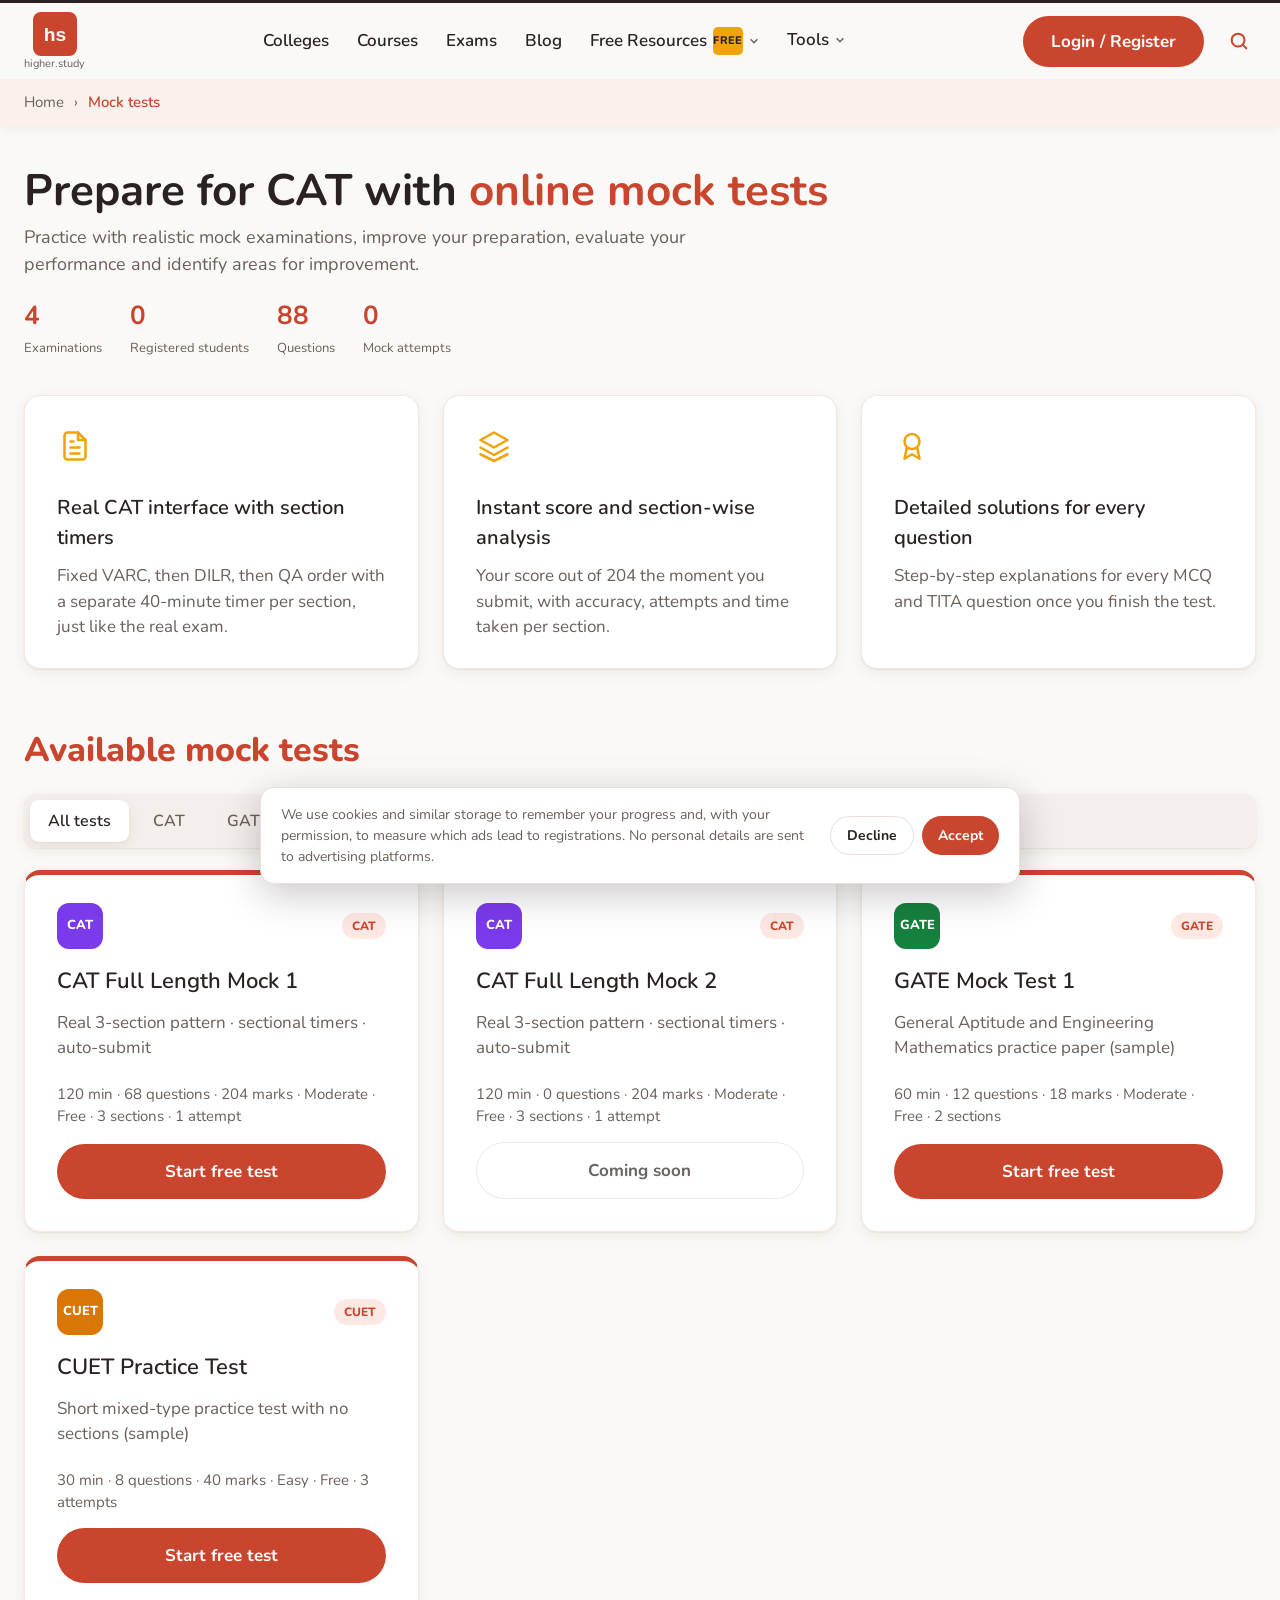
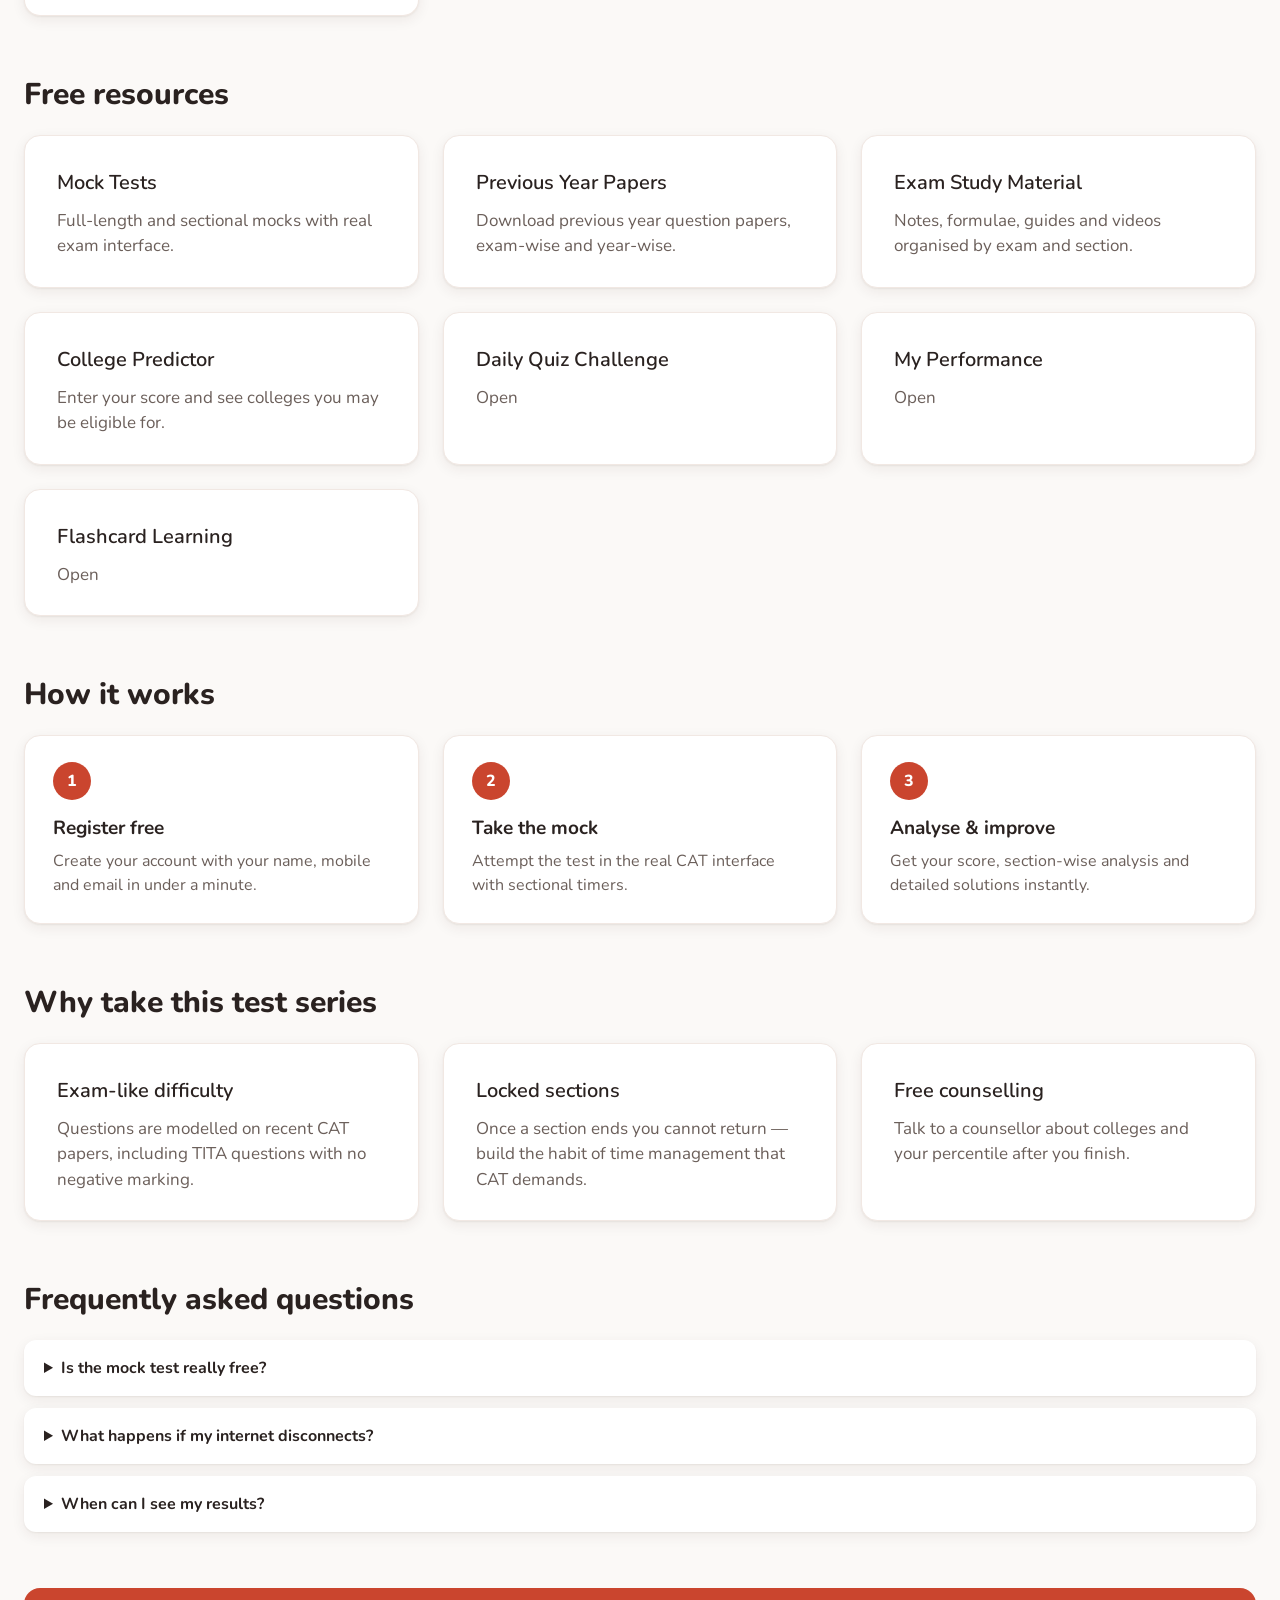
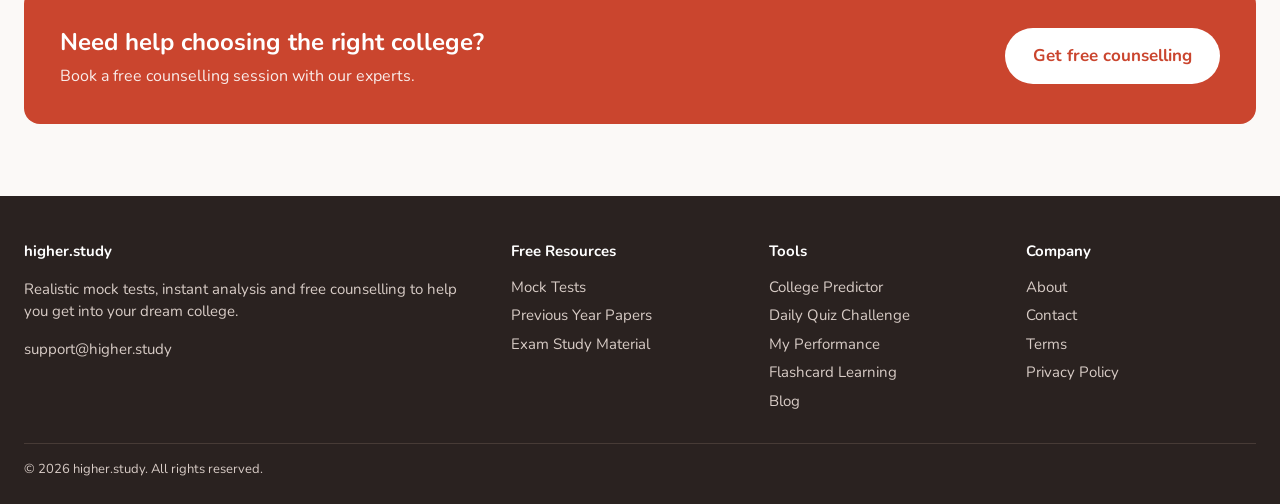
<file: index.html>
<!doctype html>
<html lang="en"><head>
<meta charset="utf-8"><meta name="viewport" content="width=device-width,initial-scale=1">
<title>Free Mock Tests — higher.study</title>
<meta name="description" content="Practice with realistic CAT full-length mocks with sectional timers, instant score and detailed solutions.">
<link rel="icon" href="logo.svg">
<link rel="preconnect" href="https://fonts.googleapis.com"><link href="https://fonts.googleapis.com/css2?family=Nunito:wght@400;500;600;700;800&display=swap" rel="stylesheet">
<link rel="stylesheet" href="app.css">
</head><body>
<div id="site-header"></div>
<main class="container">
  <section class="hero">
    <h1 id="hero-h1"></h1>
    <p id="hero-p"></p>
    <div class="stats" id="stats"></div>
  </section>

  <section class="grid-3" style="margin-top:28px">
    <article class="card feature"><svg viewBox="0 0 24 24" fill="none" stroke="currentColor" stroke-width="1.7" stroke-linecap="round" stroke-linejoin="round"><path d="M14 3H7a2 2 0 0 0-2 2v14a2 2 0 0 0 2 2h10a2 2 0 0 0 2-2V8z"/><path d="M14 3v5h5M9 13h6M9 17h6M9 9h2"/></svg><h3>Real CAT interface with section timers</h3><p>Fixed VARC, then DILR, then QA order with a separate 40-minute timer per section, just like the real exam.</p></article>
    <article class="card feature"><svg viewBox="0 0 24 24" fill="none" stroke="currentColor" stroke-width="1.7" stroke-linecap="round" stroke-linejoin="round"><path d="m12 3 9 5-9 5-9-5z"/><path d="m3 13 9 5 9-5M3 17.5 12 22l9-4.5"/></svg><h3>Instant score and section-wise analysis</h3><p>Your score out of 204 the moment you submit, with accuracy, attempts and time taken per section.</p></article>
    <article class="card feature"><svg viewBox="0 0 24 24" fill="none" stroke="currentColor" stroke-width="1.7" stroke-linecap="round" stroke-linejoin="round"><circle cx="12" cy="9" r="5"/><path d="m8.5 13.5-1.5 7 5-3 5 3-1.5-7"/></svg><h3>Detailed solutions for every question</h3><p>Step-by-step explanations for every MCQ and TITA question once you finish the test.</p></article>
  </section>

  <h2 class="section" id="available-tests">Available mock tests</h2>
  <div class="tabs" id="tabs" role="tablist"></div>
  <div class="tests" id="tests"></div>

  <h2 class="plain">Free resources</h2>
  <div class="grid-3" id="res-cards"></div>

  <h2 class="plain">How it works</h2>
  <div class="steps">
    <div class="card"><h3>Register free</h3><p>Create your account with your name, mobile and email in under a minute.</p></div>
    <div class="card"><h3>Take the mock</h3><p>Attempt the test in the real CAT interface with sectional timers.</p></div>
    <div class="card"><h3>Analyse &amp; improve</h3><p>Get your score, section-wise analysis and detailed solutions instantly.</p></div>
  </div>

  <h2 class="plain">Why take this test series</h2>
  <div class="grid-3">
    <article class="card feature"><h3>Exam-like difficulty</h3><p>Questions are modelled on recent CAT papers, including TITA questions with no negative marking.</p></article>
    <article class="card feature"><h3>Locked sections</h3><p>Once a section ends you cannot return — build the habit of time management that CAT demands.</p></article>
    <article class="card feature"><h3>Free counselling</h3><p>Talk to a counsellor about colleges and your percentile after you finish.</p></article>
  </div>

  <h2 class="plain">Frequently asked questions</h2>
  <details class="faq"><summary>Is the mock test really free?</summary><p>Yes. CAT Full Length Mock 1 is free with one attempt per registered student.</p></details>
  <details class="faq"><summary>What happens if my internet disconnects?</summary><p>Your answers save as you go and the timer is tracked on our server, so you can reload and continue from where you left off.</p></details>
  <details class="faq"><summary>When can I see my results?</summary><p>Immediately after you submit, along with solutions to every question.</p></details>

  <section class="cta"><div><h3>Need help choosing the right college?</h3><p>Book a free counselling session with our experts.</p></div><a class="btn btn-lg" href="https://higher.study/enquiry/admissions-2026" id="cta-counsel" target="_blank" rel="noopener">Get free counselling</a></section>
</main>
<div id="site-footer"></div>

<script src="config.js"></script><script src="common.js"></script><script src="data.js"></script><script src="db.js"></script><script src="api.js"></script><script src="auth.js"></script><script src="tests.js"></script><script src="landing.js"></script>
</body></html>
</file>
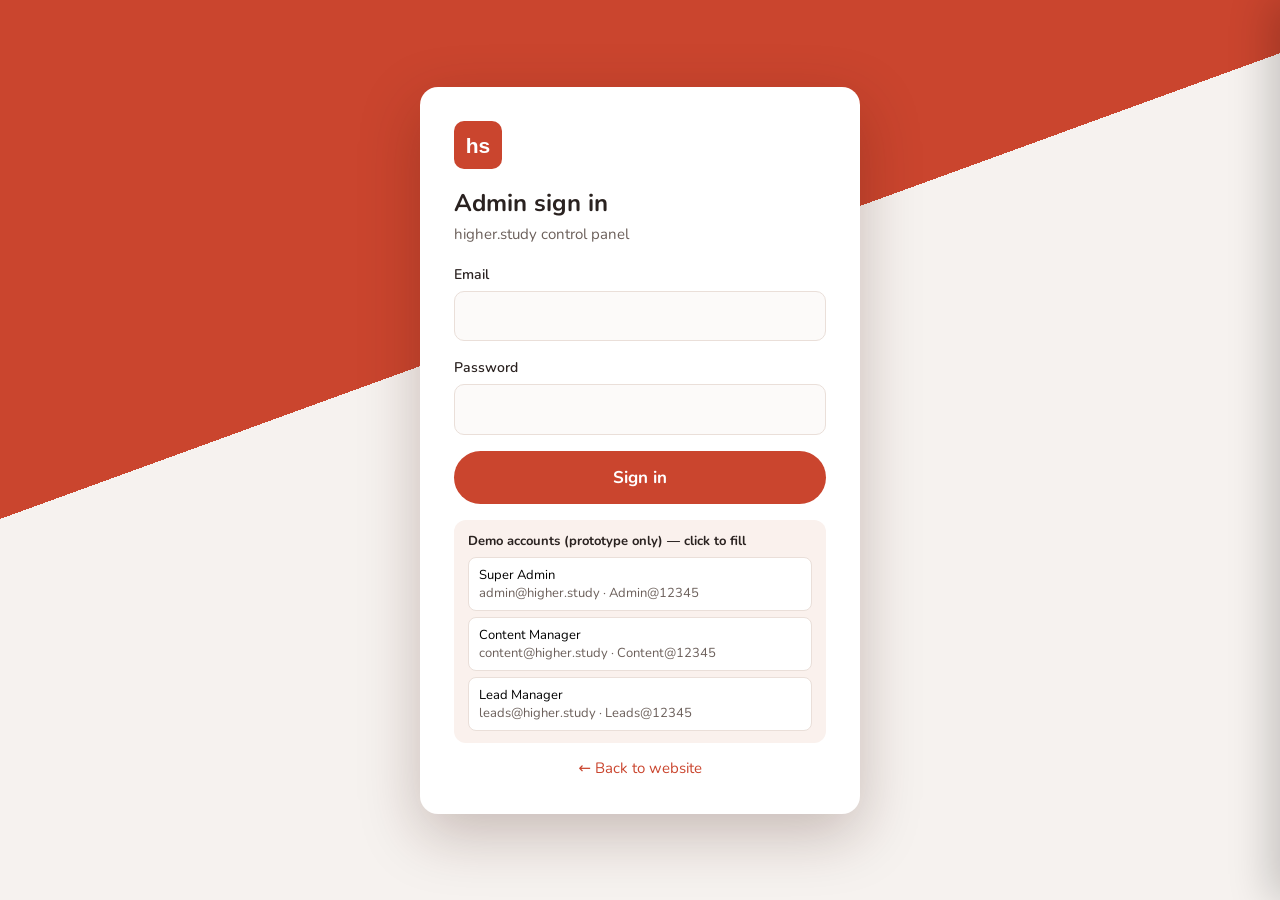
<file: admin.html>
<!doctype html>
<html lang="en"><head>
<meta charset="utf-8"><meta name="viewport" content="width=device-width,initial-scale=1">
<title>Admin — higher.study</title><meta name="robots" content="noindex">
<link rel="icon" href="logo.svg">
<link href="https://fonts.googleapis.com/css2?family=Nunito:wght@400;500;600;700;800&display=swap" rel="stylesheet">
<link rel="stylesheet" href="app.css"><link rel="stylesheet" href="admin.css">
</head><body class="admin">
<div id="root"></div>
<div class="drawer-bg" id="dbg"></div><aside class="drawer" id="drawer"></aside>
<div class="modal-a-bg" id="mbg"><div class="modal-a" id="modal"></div></div>
<script>window.HSA_DEFER=1</script>
<script src="config.js"></script><script src="common.js"></script><script src="data.js"></script><script src="db.js"></script><script src="api.js"></script><script src="admin.js"></script><script src="admin2.js"></script><script src="admin3.js"></script><script src="admin4.js"></script><script src="learn.js"></script><script src="admin5.js"></script>
<script>HSA.boot()</script>
</body></html>
</file>
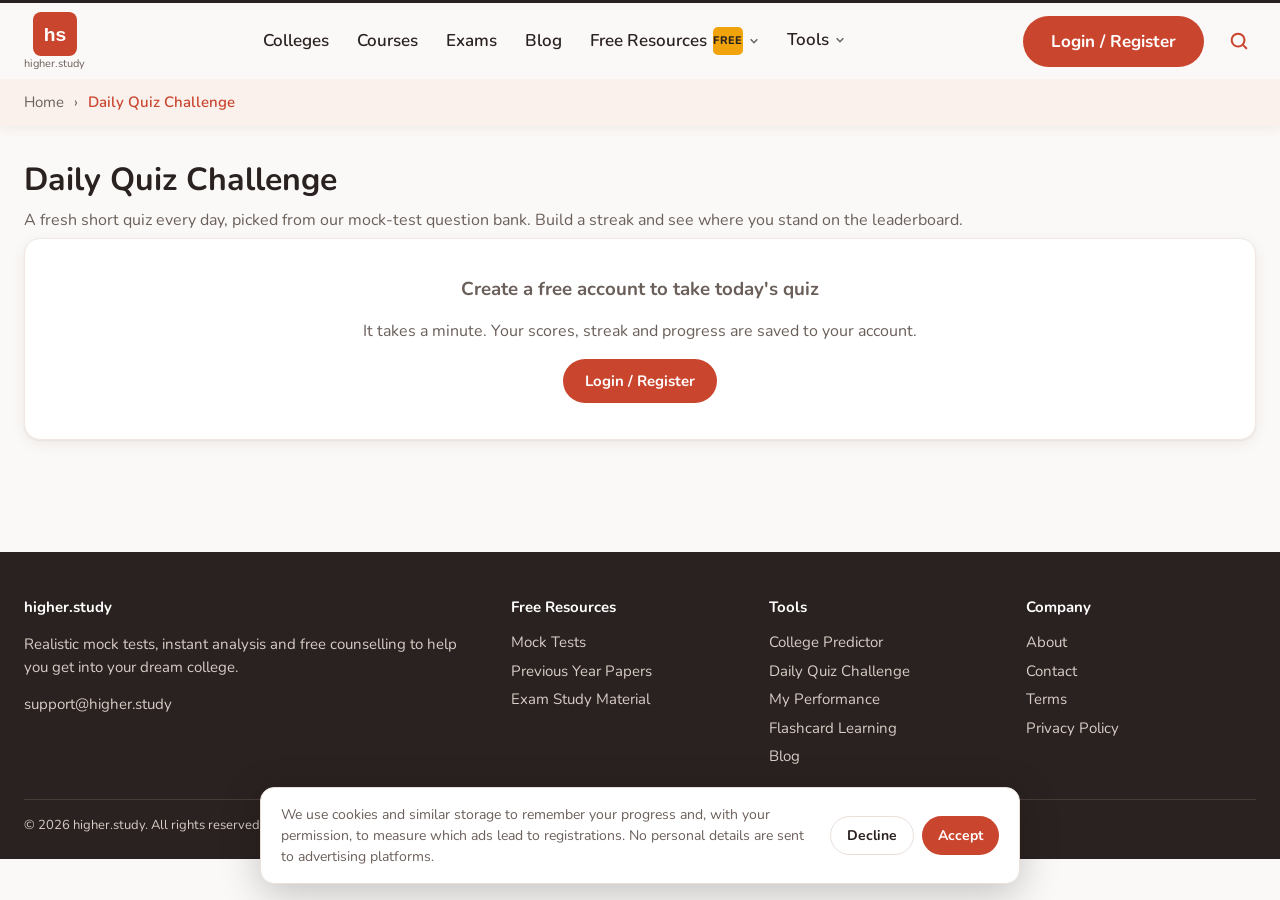
<file: daily.html>
<!doctype html>
<html lang="en"><head>
<meta charset="utf-8"><meta name="viewport" content="width=device-width,initial-scale=1">
<title>Daily Quiz Challenge — higher.study</title>
<link rel="icon" href="logo.svg">
<link href="https://fonts.googleapis.com/css2?family=Nunito:wght@400;500;600;700;800&display=swap" rel="stylesheet">
<link rel="stylesheet" href="app.css">
</head><body>
<div id="site-header"></div>
<main class="container" id="page" style="padding-bottom:40px"><div class="loading">Loading…</div></main>
<div id="site-footer"></div>
<script src="config.js"></script><script src="common.js"></script><script src="data.js"></script><script src="db.js"></script><script src="api.js"></script><script src="auth.js"></script><script src="learn.js"></script><script src="daily.js"></script>
</body></html>
</file>
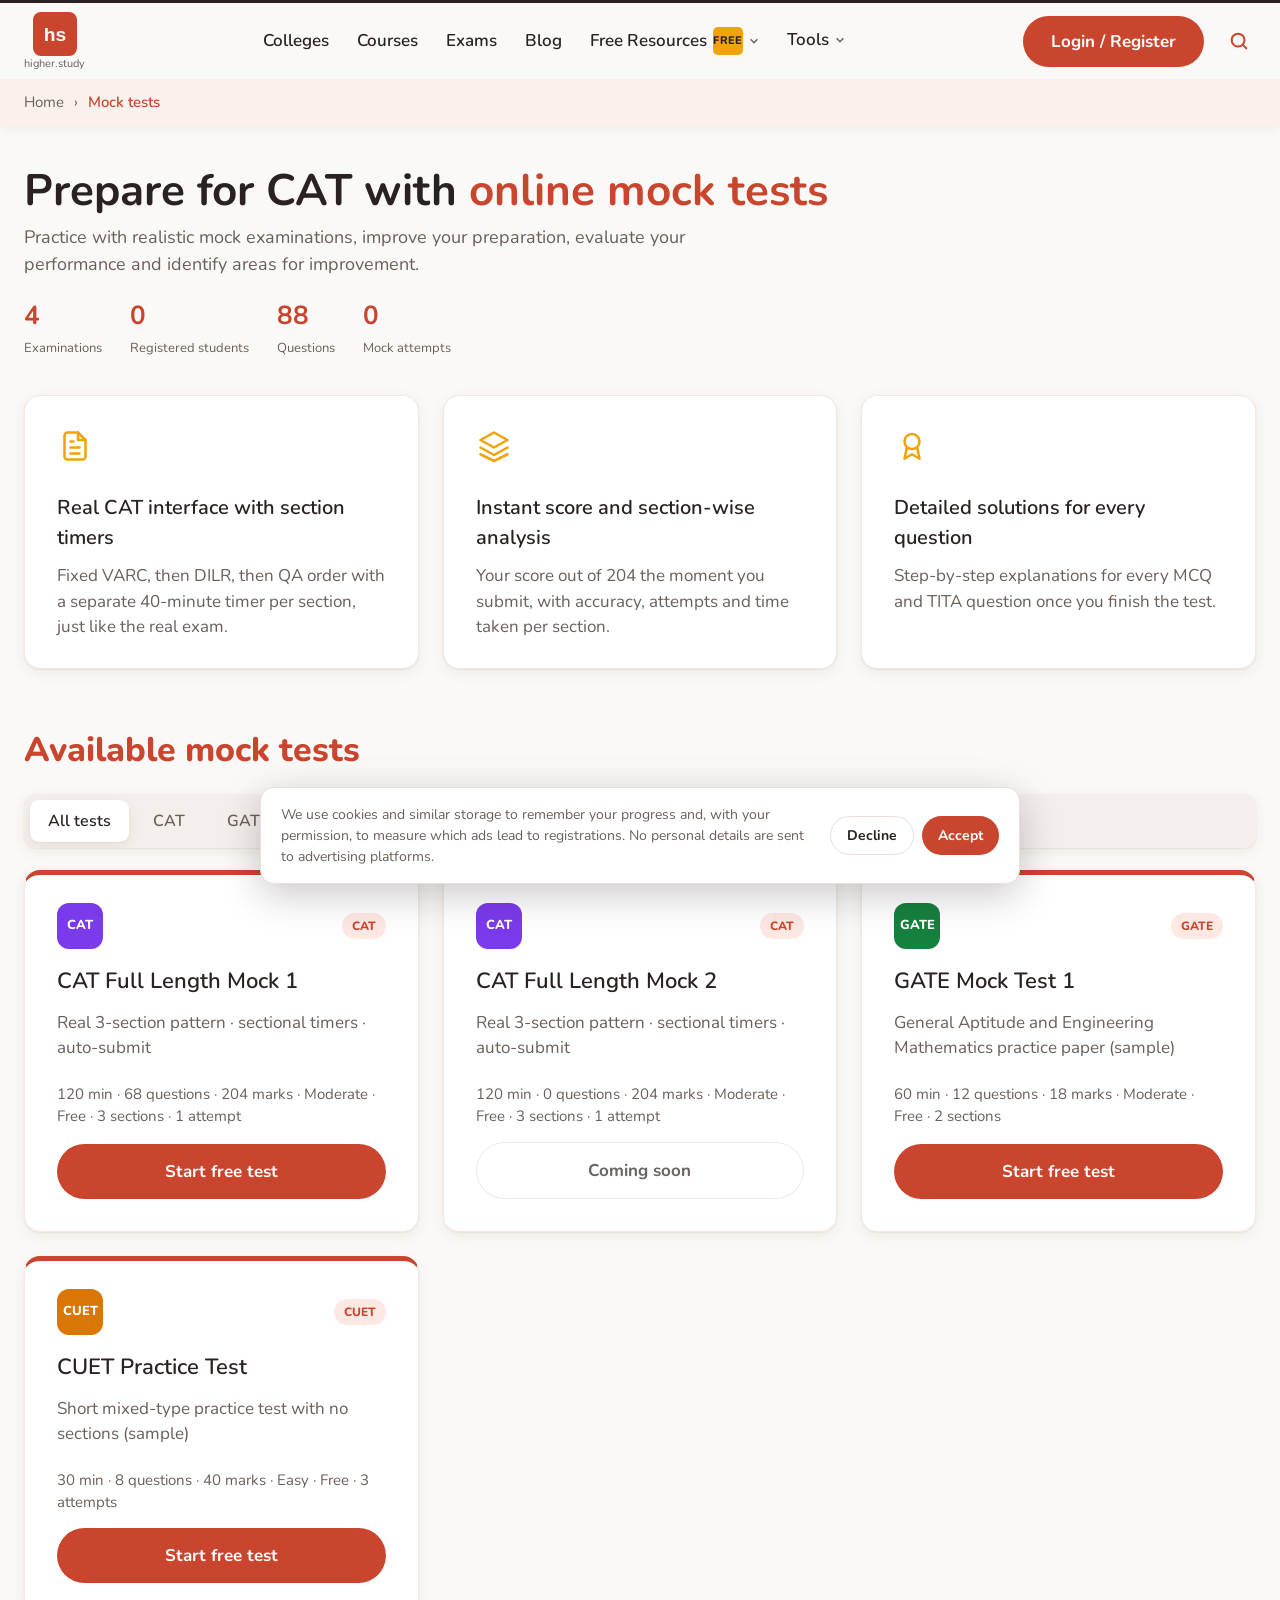
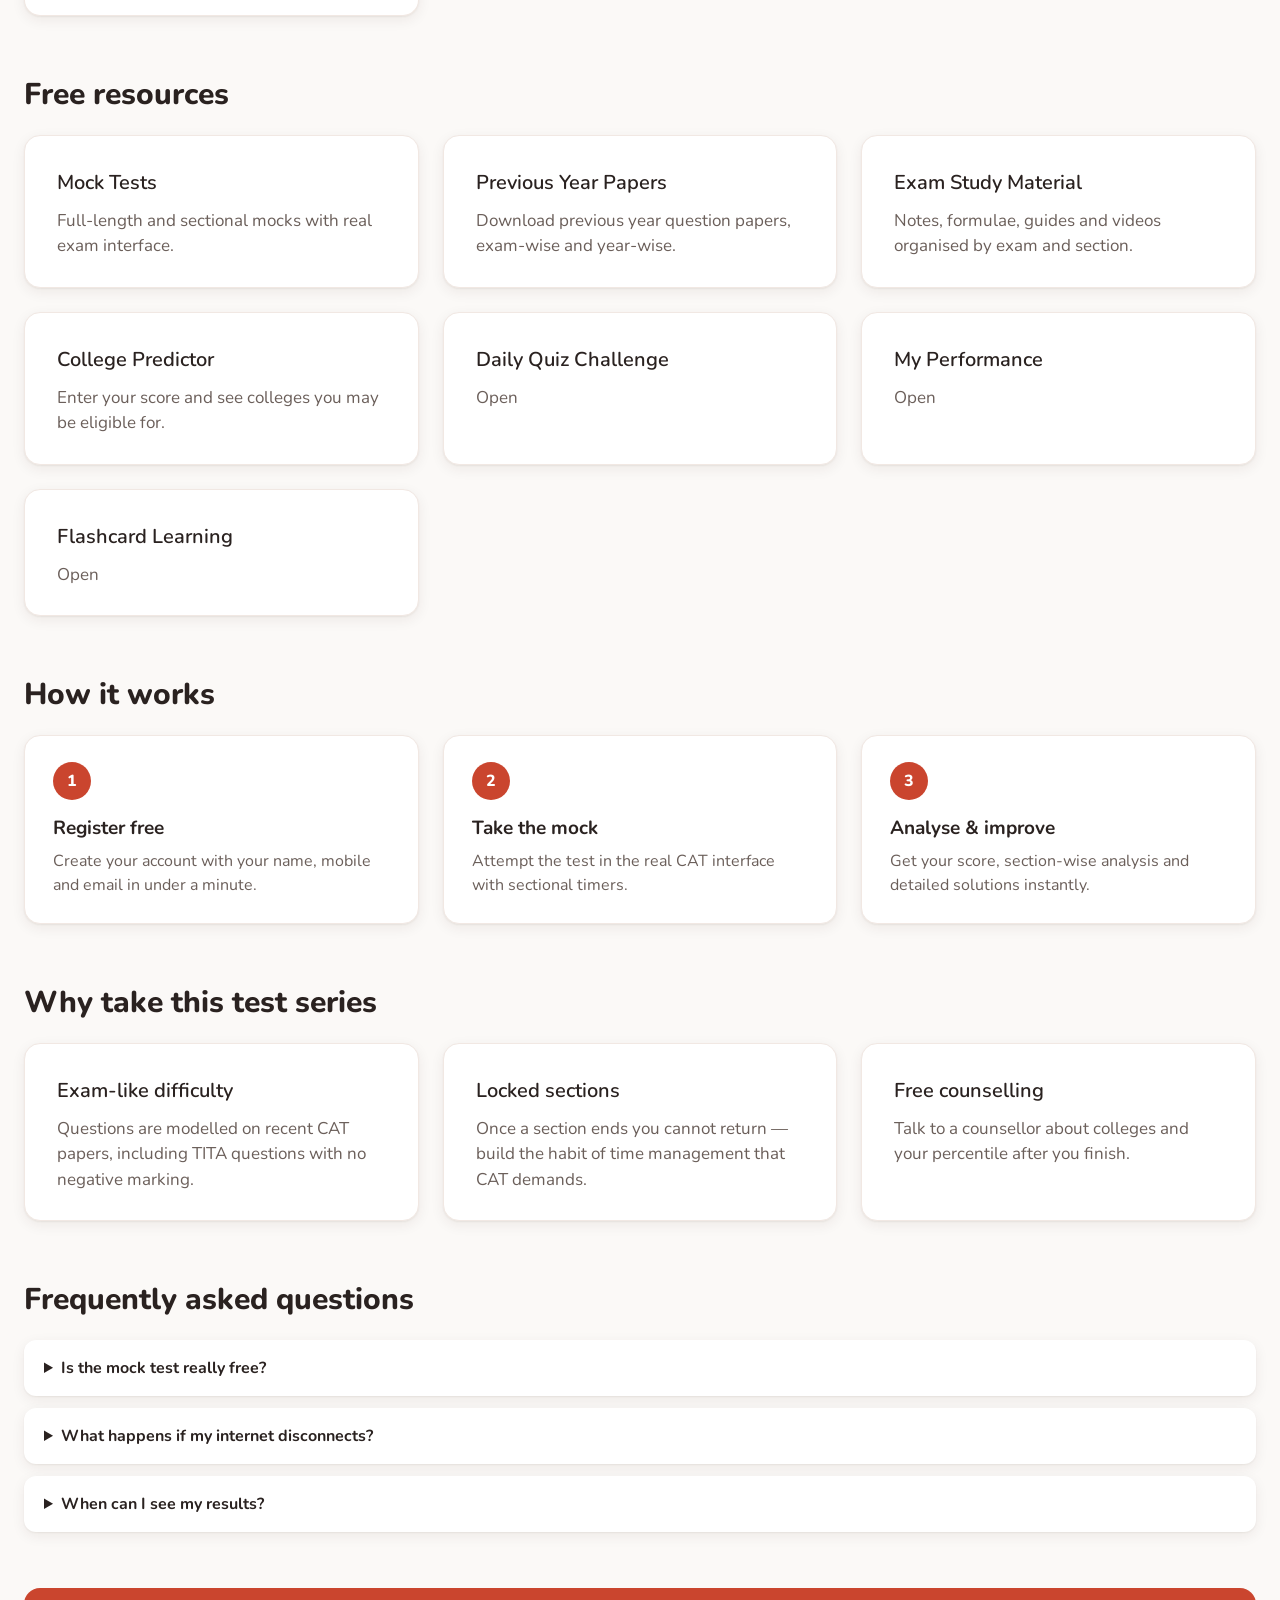
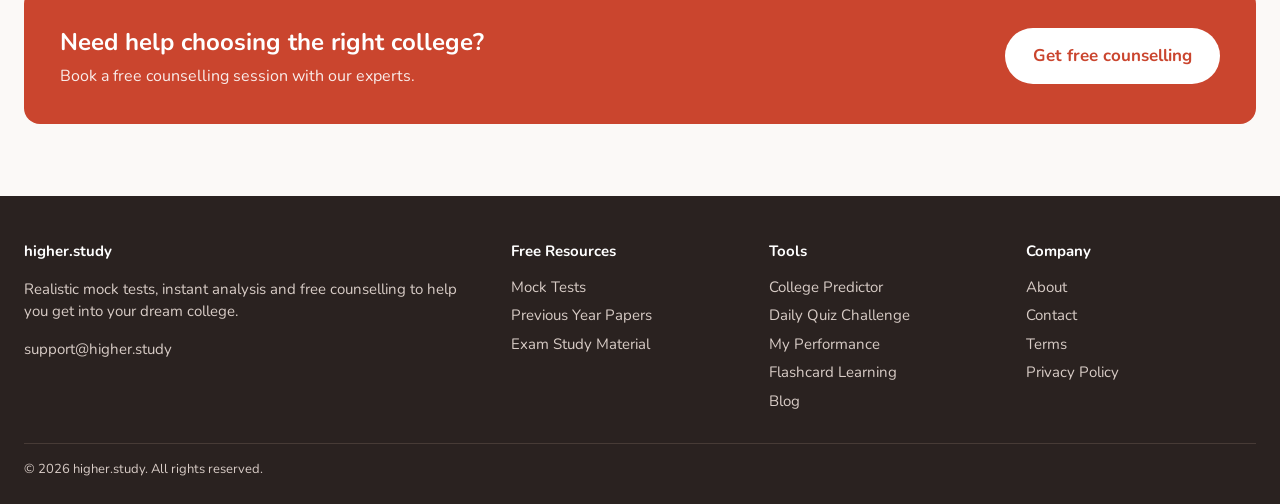
<file: dashboard.html>
<!doctype html>
<html lang="en"><head>
<meta charset="utf-8"><meta name="viewport" content="width=device-width,initial-scale=1">
<title>My Dashboard — higher.study</title>
<link rel="icon" href="logo.svg">
<link href="https://fonts.googleapis.com/css2?family=Nunito:wght@400;500;600;700;800&display=swap" rel="stylesheet">
<link rel="stylesheet" href="app.css">
</head><body>
<div id="site-header"></div>
<main class="container" id="dash"></main>
<div id="site-footer"></div>
<script src="config.js"></script><script src="common.js"></script><script src="data.js"></script><script src="db.js"></script><script src="api.js"></script><script src="auth.js"></script><script src="tests.js"></script><script src="learn.js"></script>
<script>
(function(){
  const {$,esc}=HS,u=HS.api.me();
  if(!u){location.replace('index.html');return}
  HS.header([['Home','index.html'],['My dashboard']]);HS.footer();HS.track('dashboard_viewed');
  const sm=HS.api.summary(),at=HS.api.attempts().slice().sort((a,b)=>b.startedAt-a.startedAt),n=x=>Math.round(x*100)/100;
  const row=a=>{const e=HS.db.get('exams',a.examId)||{title:'(removed test)'},r=a.result,done=a.status==='submitted';
    const stat=!done?'<span class="chip y">In progress</span>':r.passed===true?'<span class="chip g">Passed</span>':r.passed===false?'<span class="chip r">Failed</span>':'<span class="chip">Completed</span>';
    const act=done?`<a class="btn btn-primary" href="result.html?a=${encodeURIComponent(a.id)}">View Result</a>`:(e.allowResume?`<a class="btn btn-primary" href="exam.html?a=${encodeURIComponent(a.id)}">Resume</a>`:`<a class="btn btn-ghost" href="exam.html?a=${encodeURIComponent(a.id)}">Finish &amp; submit</a>`);
    const st=HS.api.state(a.examId),again=done&&st.kind==='start'?`<button class="btn btn-ghost" data-again="${a.examId}">Attempt again</button>`:'';
    return `<tr data-ex="${a.examId}"><td><b>${esc(e.title)}</b></td><td>${new Date(a.startedAt).toLocaleDateString()}</td><td>${done?`${r.marks}/${r.max}`:'—'}</td><td>${done?r.percentage+'%':'—'}</td><td>${stat}</td><td class="act">${act}${again}</td></tr>`};
  const dqL=HS.dq.latest(),stk=HS.dq.streak(),dAtt=HS.api.dailyAttempts().filter(x=>x.status==='submitted'&&!x.retake).sort((x,y)=>y.submittedAt-x.submittedAt),pa=HS.perf.mine(),fcs=HS.fc.stats(u.studentId);
  const todayQ=dqL.filter(q=>q.date===HS.dq.today()),doneQ=q=>HS.dq.mine(q.id).some(x=>x.status==='submitted');
  const weak=pa.subjects.find(s=>s.label!=='Not enough data'),ach=HS.dq.achievements().filter(x=>x.earned).slice(-2);
  const learnCards=`<section class="learn-cards">
    <article class="card lcard"><h3>Daily Quiz Challenge</h3><div class="big">${dqL.length?(dqL.every(doneQ)?'Done for today':`${dqL.filter(q=>!doneQ(q)).length} ready`):'Not published yet'}</div>
      <ul><li>Today's quiz: ${todayQ.length?'available':dqL.length?'latest quiz available':'comes automatically'}</li><li>Current streak: <b>${stk.current}</b> day${stk.current===1?'':'s'}</li><li>Last quiz score: ${dAtt[0]?`<b>${dAtt[0].result.marks}/${dAtt[0].result.max}</b> (${dAtt[0].result.percentage}%)`:'no quiz taken yet'}</li></ul><div class="row"><a class="btn btn-primary" href="daily.html">Open Daily Quiz</a></div></article>
    <article class="card lcard p"><h3>My Performance</h3><div class="big">${pa.n?pa.avg+'%':'No data yet'}</div>
      <ul><li>Overall performance: ${pa.n?`${pa.avg}% average over ${pa.n} attempt${pa.n>1?'s':''}`:'complete a test or quiz to begin'}</li><li>Weakest subject: ${weak?`<b>${esc(weak.name)}</b> (${weak.accuracy}%)`:'not enough data yet'}</li></ul><div class="row"><a class="btn btn-primary" href="performance.html">View my analysis</a></div></article>
    <article class="card lcard f"><h3>Flashcard Learning</h3><div class="big">${fcs.pending} to revise</div>
      <ul><li>Pending revisions: <b>${fcs.pending}</b></li><li>Cards reviewed so far: ${fcs.reviews}</li><li>Recent achievements: ${ach.length?ach.map(x=>esc(x.label)).join(', '):'none yet'}</li></ul><div class="row"><a class="btn btn-primary" href="flashcards.html">Open Flashcards</a></div></article></section>`;
  $('#dash').innerHTML=`
   <section class="dash-hero"><h1>Hi, ${esc(u.name.split(' ')[0])}</h1><p>Your attempts, results and saved progress — all in one place.</p></section>
   ${learnCards}<section class="dash-kpis">${[['Total exams attempted',sm.attempted],['Exams completed',sm.completed],['Exams in progress',sm.inProgress],['Exams passed',sm.passed],['Exams failed',sm.failed],['Total marks obtained',sm.marks],['Average percentage',sm.avg+'%'],['Best performance',sm.best?sm.best.pct+'%':'—',sm.best?sm.best.exam:'']].map(k=>`<div class="card kpi"><b>${k[1]}</b><span>${k[0]}</span>${k[2]?`<small>${esc(k[2])}</small>`:''}</div>`).join('')}</section>
   <div class="dash-sec"><h2>Examination history</h2><div style="display:flex;gap:8px;flex-wrap:wrap"><select class="fi" id="f-ex"><option value="">All examinations</option></select><select class="fi" id="f-st"><option value="">All statuses</option><option value="submitted">Completed</option><option value="in_progress">In progress</option></select></div></div>
   <div id="hist"></div>
   <div class="dash-sec"><h2>Continue your preparation</h2></div>
   <div class="lib-grid">${HS.menuItems('resources').concat(HS.menuItems('tools')).map(m=>`<a class="card lib-item" href="${esc(m.href)}"><h3>${esc(m.label)}</h3><p>${{mocks:'Attempt another mock test.',papers:'Previous year question papers.',materials:'Notes, formulae and guides.',predictor:'See colleges for your score.'}[m.key]||''}</p></a>`).join('')}</div>`;
  const exs=[...new Set(at.map(a=>a.examId))];
  $('#f-ex').innerHTML+=exs.map(i=>`<option value="${i}">${esc(HS.db.examName(i))}</option>`).join('');
  function render(){const fe=$('#f-ex').value,fs=$('#f-st').value,l=at.filter(a=>(!fe||a.examId==fe)&&(!fs||a.status===fs));
    $('#hist').innerHTML=at.length?(l.length?`<div class="tbl-wrap"><table class="tbl"><thead><tr><th>Examination</th><th>Attempt date</th><th>Marks</th><th>Percentage</th><th>Status</th><th>Action</th></tr></thead><tbody>${l.map(row).join('')}</tbody></table></div>`:'<div class="card empty">No attempts match these filters.</div>')
      :`<div class="card empty"><h3 style="margin:0 0 6px">You have not attempted any test yet</h3><p>Pick an examination and start your first mock test.</p><a class="btn btn-primary" href="mocks.html">Browse mock tests</a></div>`}
  render();$('#f-ex').onchange=render;$('#f-st').onchange=render;
  $('#hist').addEventListener('click',e=>{const b=e.target.closest('[data-again]');if(b)HS.goExam(+b.dataset.again)});
})();
</script></body></html>
</file>
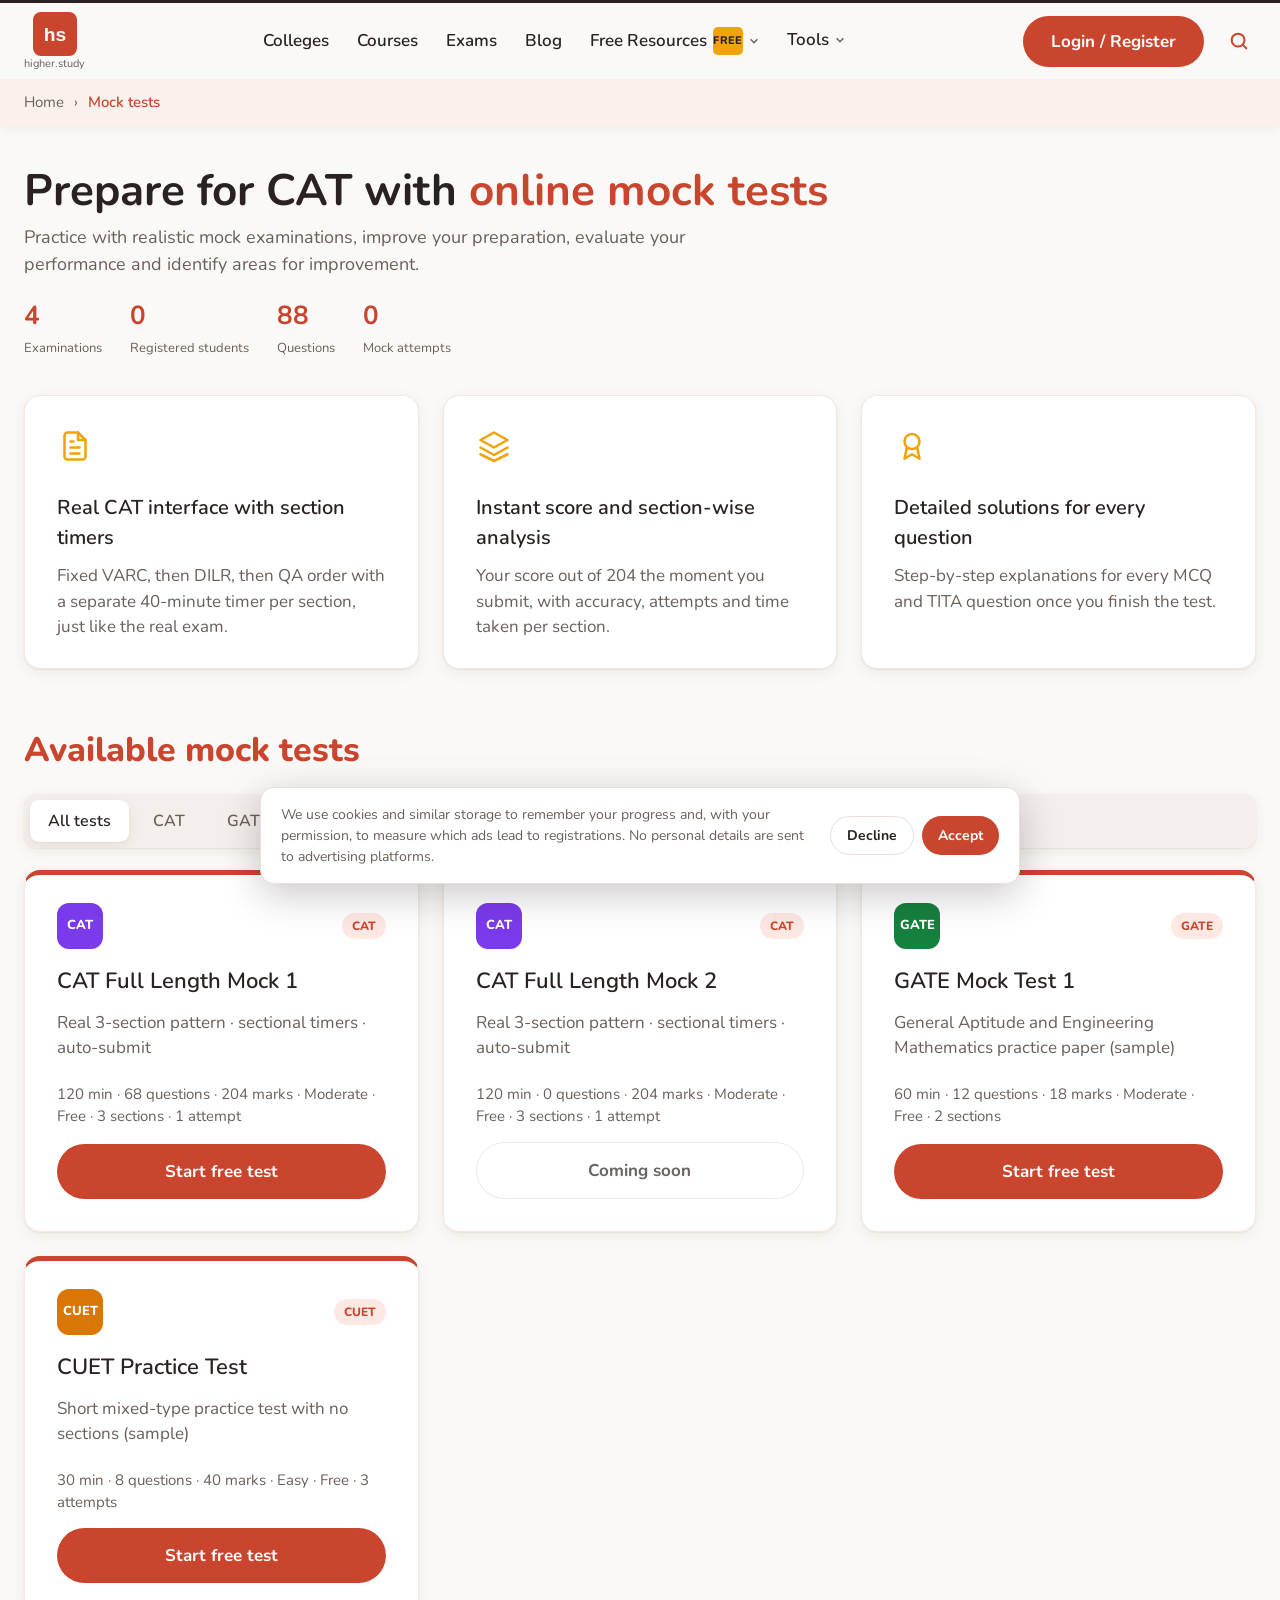
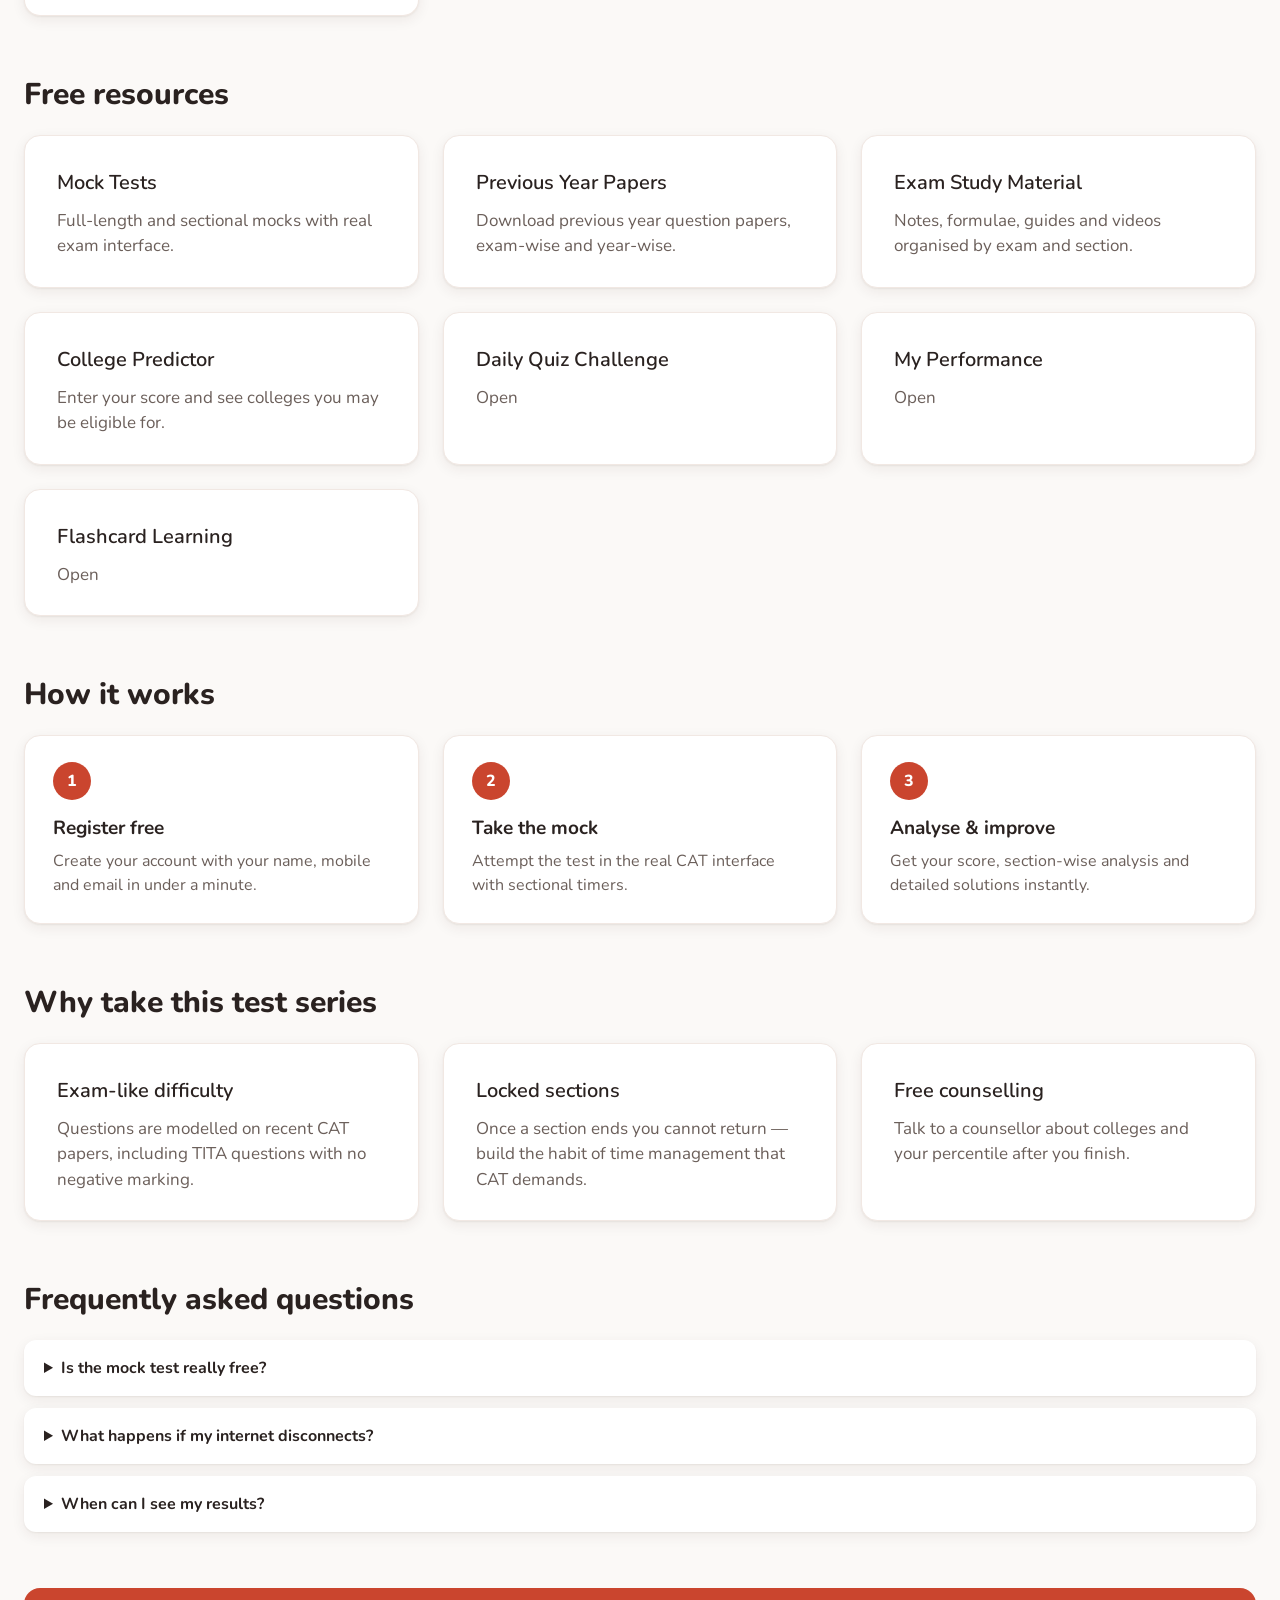
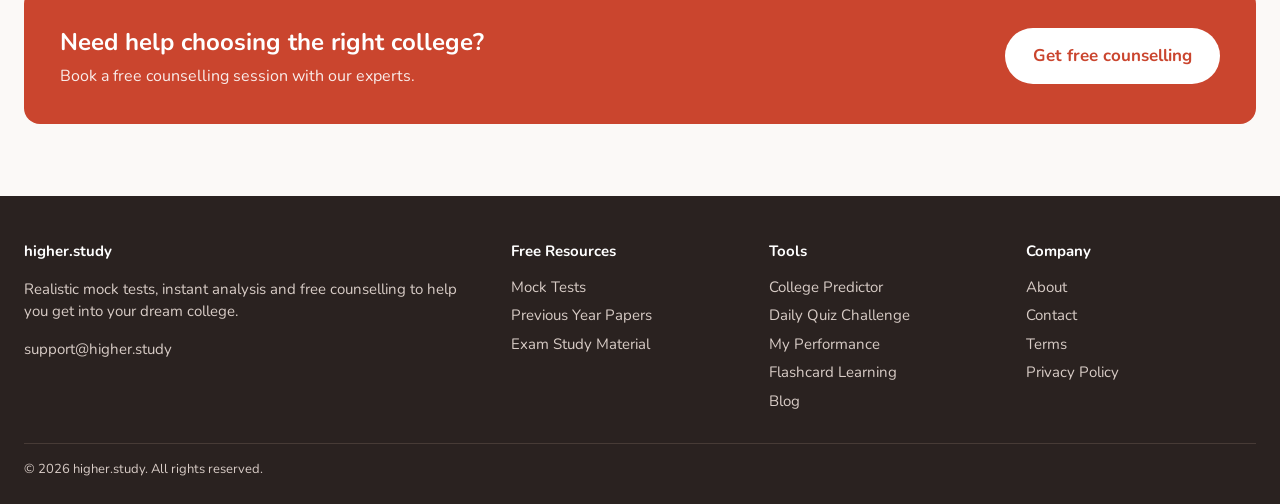
<file: exam.html>
<!doctype html>
<html lang="en"><head>
<meta charset="utf-8"><meta name="viewport" content="width=device-width,initial-scale=1">
<title>Test — higher.study</title>
<link rel="icon" href="logo.svg">
<link href="https://fonts.googleapis.com/css2?family=Nunito:wght@400;500;600;700;800&display=swap" rel="stylesheet">
<link rel="stylesheet" href="app.css">
</head><body class="exam">
<div id="app"><div class="loading">Loading test…</div></div>
<div class="overlay ex-overlay" id="m-section"><div class="sm-modal modal"><button class="x" data-close>×</button><h3>Leave this section?</h3><p id="m-section-txt"></p><div class="sm-actions"><button class="btn btn-ghost" data-close>Stay in this section</button><button class="btn btn-primary" id="m-section-go">Yes, move on</button></div></div></div>
<div class="overlay ex-overlay" id="m-submit"><div class="sm-modal modal"><button class="x" data-close>×</button><h3>Submit your test?</h3><p>No changes are allowed after you submit. Please review your summary.</p><div class="sum" id="m-sum"></div><div class="sm-actions"><button class="btn btn-ghost" data-close>Keep attempting</button><button class="btn btn-primary" id="m-submit-go" style="background:var(--danger)">Submit Now</button></div></div></div>
<div class="overlay ex-overlay" id="m-exit"><div class="sm-modal modal"><button class="x" data-close>×</button><h3>Leave the examination?</h3><p id="m-exit-txt"></p><div class="sm-actions"><button class="btn btn-ghost" data-close>Stay in the test</button><button class="btn btn-primary" id="m-exit-go">Leave test</button></div></div></div>
<script src="config.js"></script><script src="common.js"></script><script src="data.js"></script><script src="db.js"></script><script src="api.js"></script><script src="auth.js"></script><script src="exam.js"></script>
</body></html>
</file>
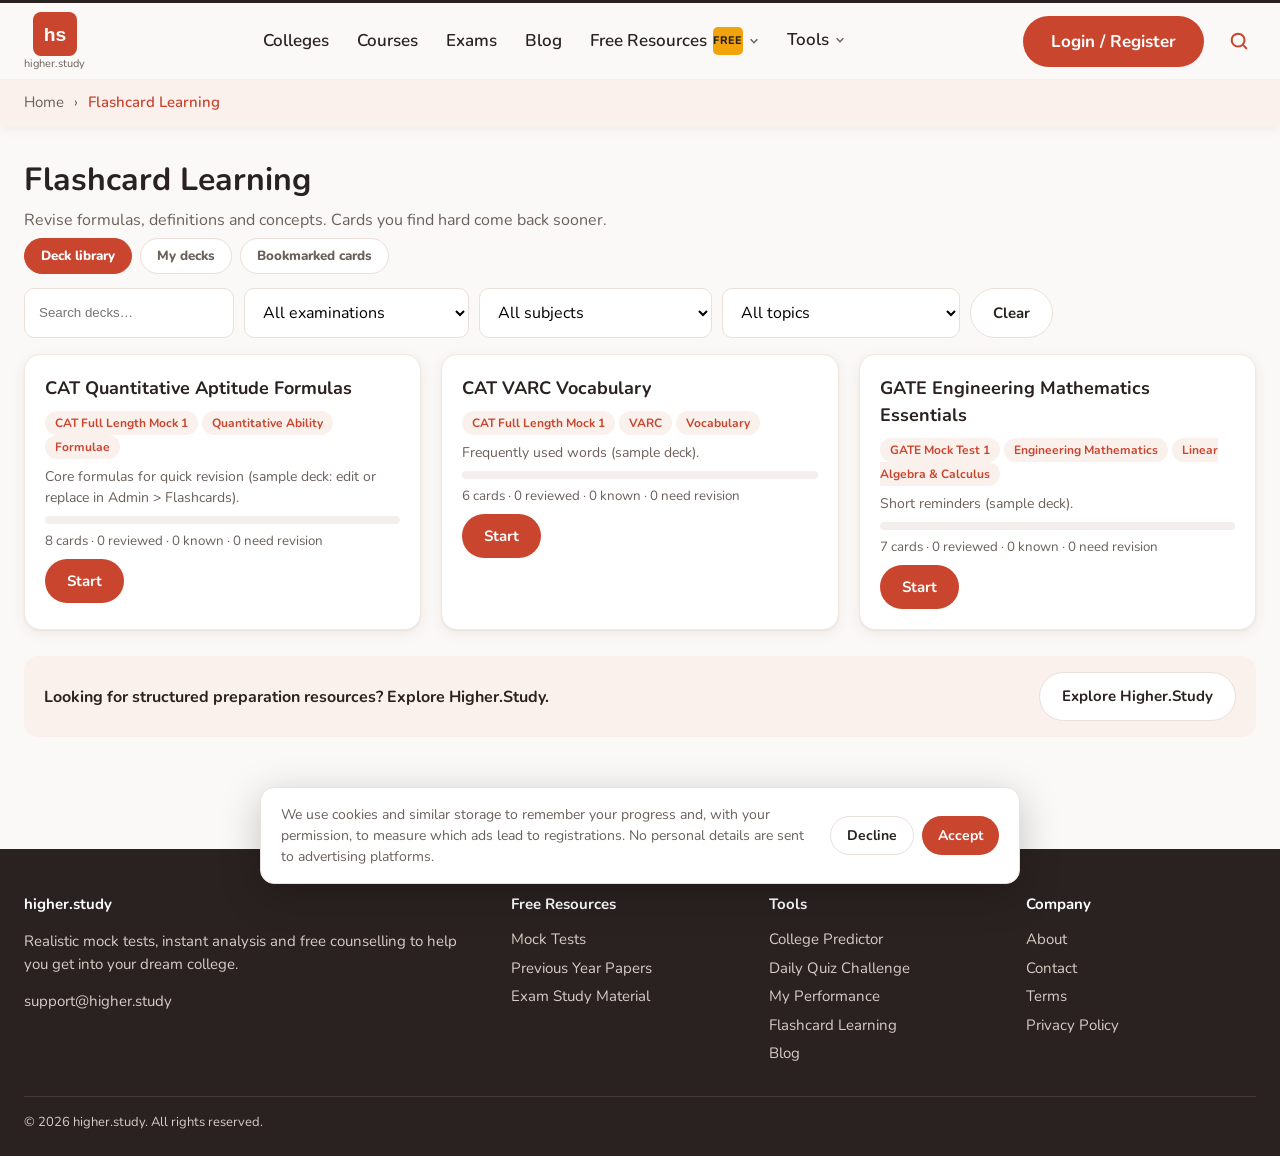
<file: flashcards.html>
<!doctype html>
<html lang="en"><head>
<meta charset="utf-8"><meta name="viewport" content="width=device-width,initial-scale=1">
<title>Flashcard Learning — higher.study</title>
<link rel="icon" href="logo.svg">
<link href="https://fonts.googleapis.com/css2?family=Nunito:wght@400;500;600;700;800&display=swap" rel="stylesheet">
<link rel="stylesheet" href="app.css">
</head><body>
<div id="site-header"></div>
<main class="container" id="page" style="padding-bottom:40px"><div class="loading">Loading…</div></main>
<div id="site-footer"></div>
<script src="config.js"></script><script src="common.js"></script><script src="data.js"></script><script src="db.js"></script><script src="api.js"></script><script src="auth.js"></script><script src="learn.js"></script><script src="flashcards.js"></script>
</body></html>
</file>
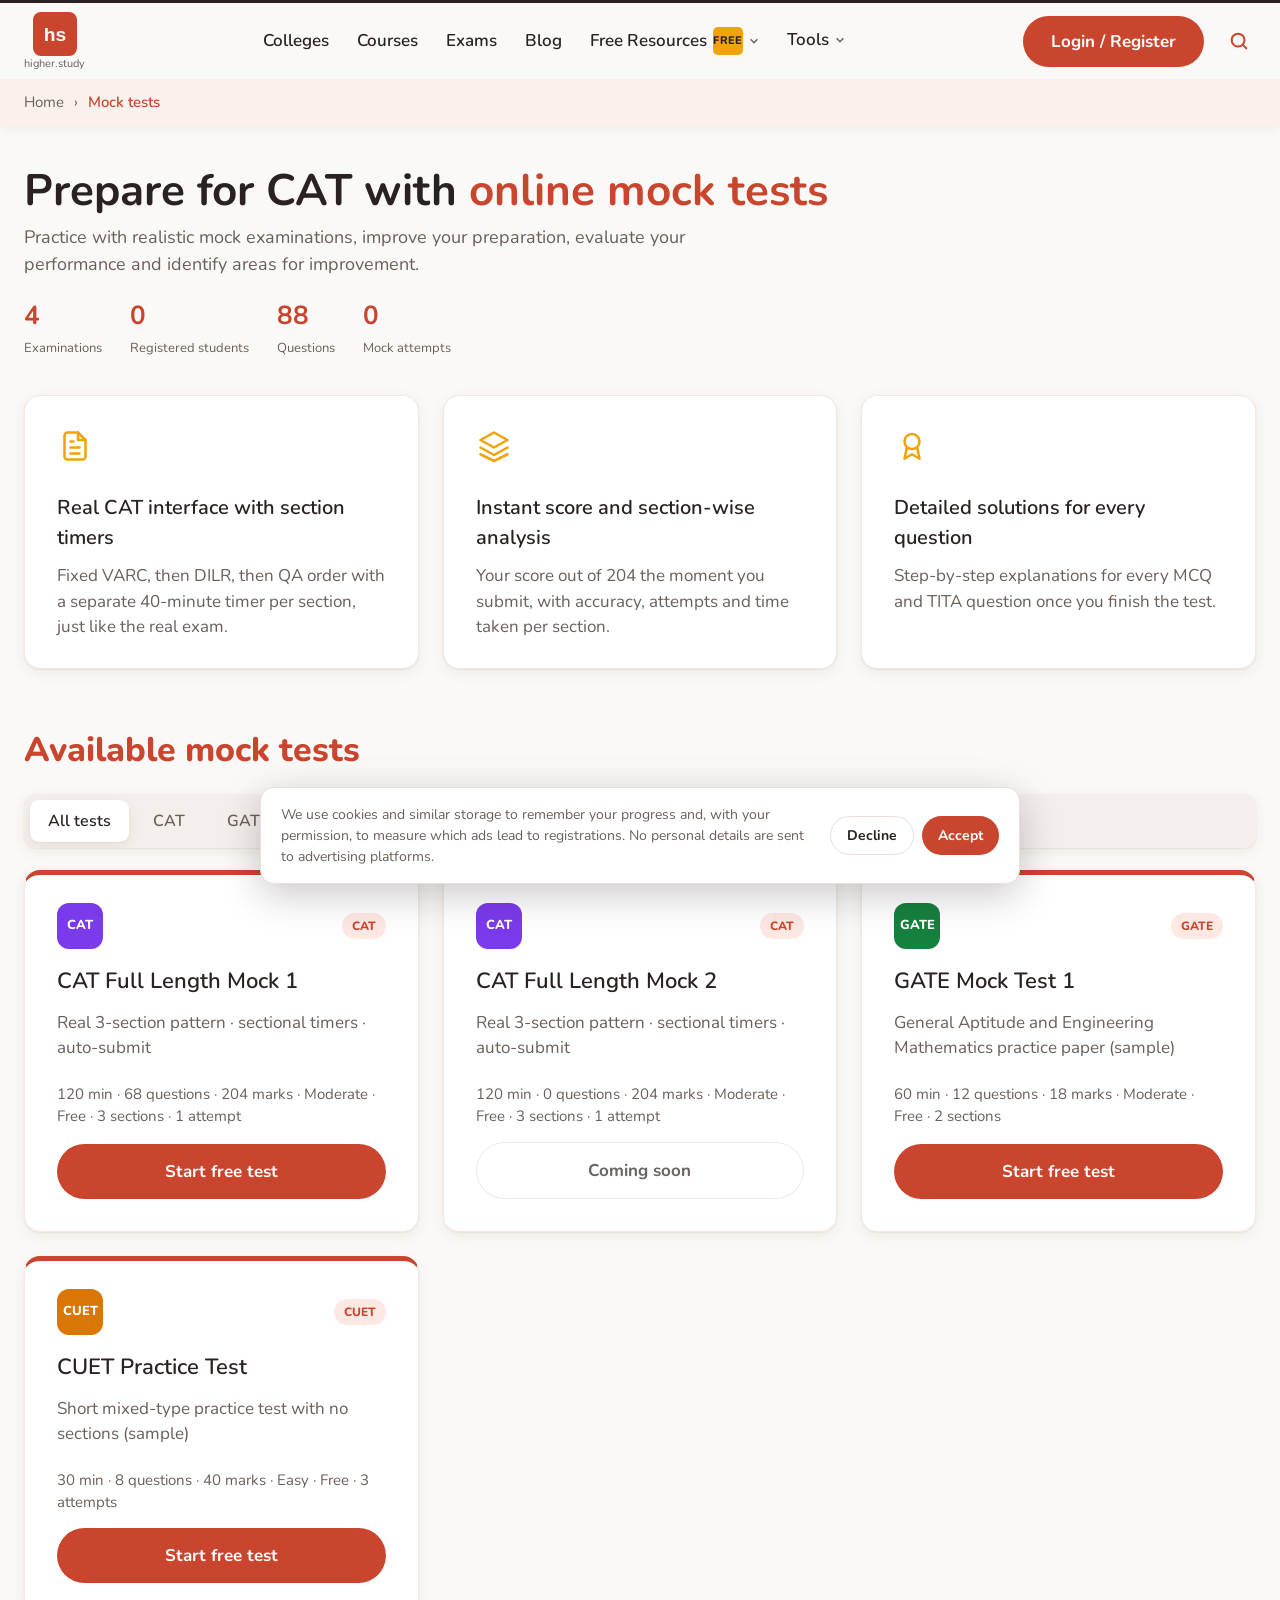
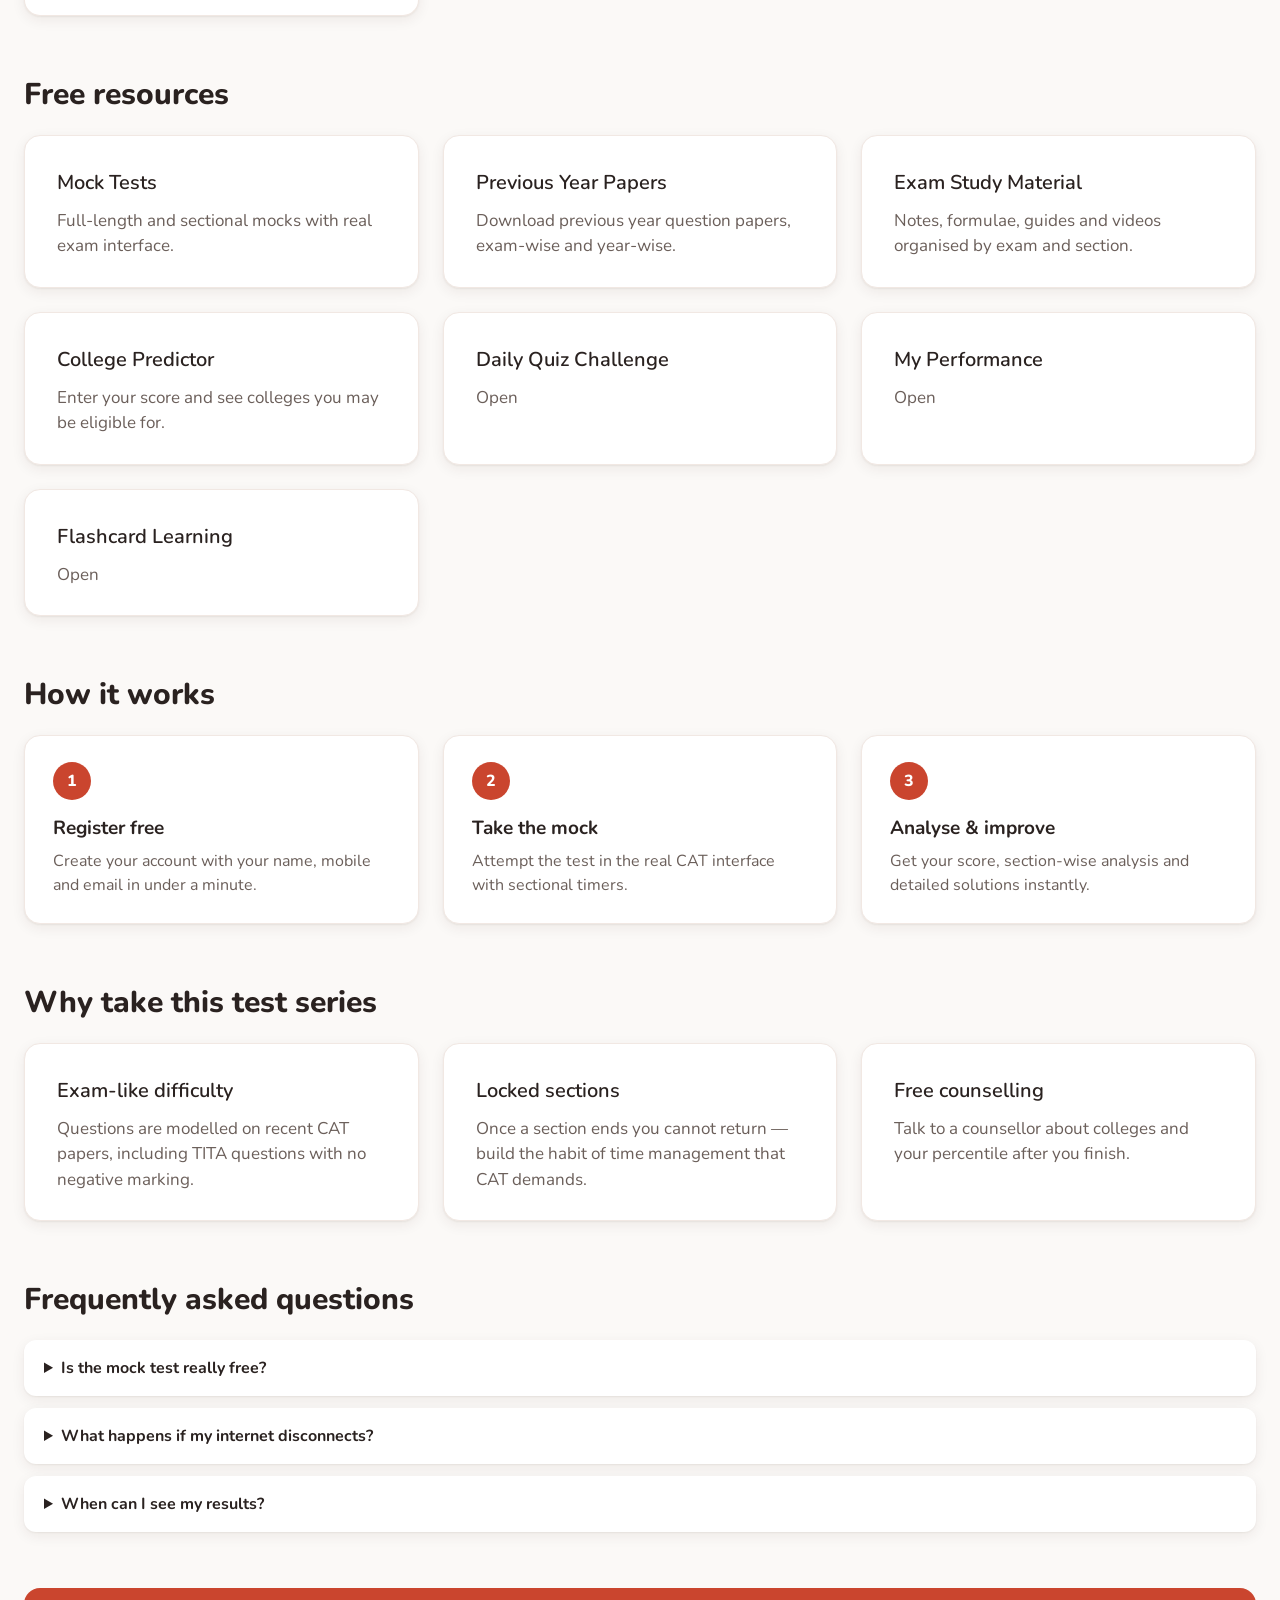
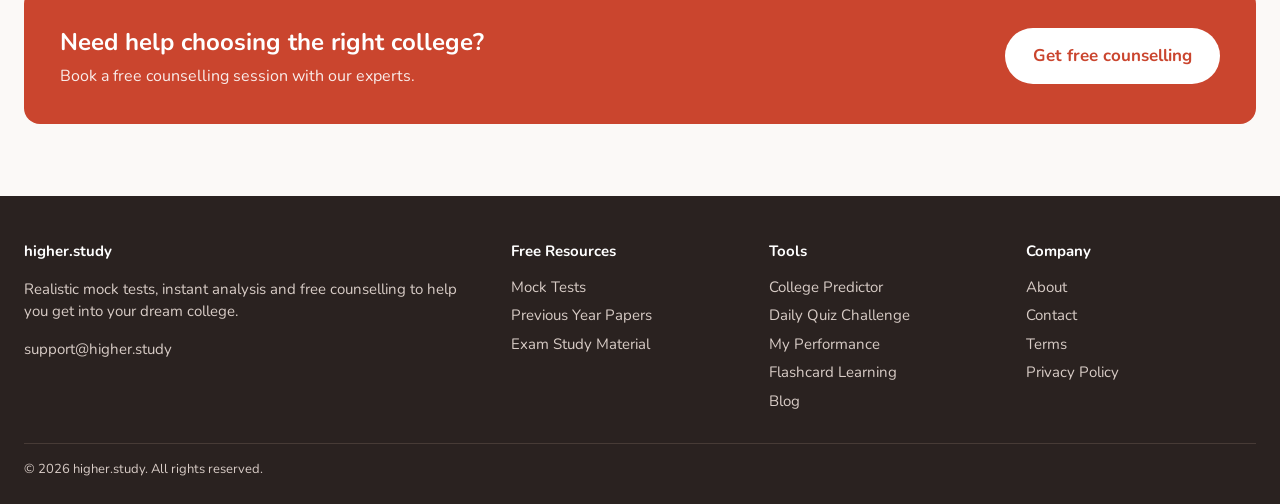
<file: instructions.html>
<!doctype html>
<html lang="en"><head>
<meta charset="utf-8"><meta name="viewport" content="width=device-width,initial-scale=1">
<title>Instructions — higher.study</title>
<link rel="icon" href="logo.svg">
<link href="https://fonts.googleapis.com/css2?family=Nunito:wght@400;500;600;700;800&display=swap" rel="stylesheet">
<link rel="stylesheet" href="app.css">
</head><body>
<div id="site-header"></div>
<main class="container"><section class="card instr" id="instr"></section></main>
<div id="site-footer"></div>
<script src="config.js"></script><script src="common.js"></script><script src="data.js"></script><script src="db.js"></script><script src="api.js"></script><script src="auth.js"></script>
<script>
(function(){
  const {$,esc}=HS,u=HS.api.me(),id=+new URLSearchParams(location.search).get('e');
  if(!u){location.replace('index.html');return}
  const e=HS.api.exam(id);
  if(!e||!HS.db.isPublic(HS.db.get('exams',id))){location.replace('dashboard.html');return}
  const st=HS.api.state(id);
  if(st.kind!=='start'){HS.goExam(id);return}            // resume / limit / coming soon are handled by the exam's own rules
  HS.header([['Home','index.html'],['Mock tests','mocks.html'],[e.title]]);HS.footer();
  HS.track('instructions_viewed',{exam:e.title});
  const p=HS.db.buildPaper(HS.db.get('exams',id)),maxM=HS.db.maxMarks(HS.db.get('exams',id)),qs=p.qids.map(x=>HS.db.get('questions',x));
  const negs=[...new Set(qs.map(q=>q.neg))].sort((a,b)=>a-b),fmt=n=>(Math.round(n*100)/100).toString();
  const sectional=p.secs.length>0&&e.sectionTimers&&p.secs.every(s=>s.minutes>0);
  const rows=(p.secs.length?p.secs:[{id:0,name:'All questions',minutes:0}]).map(s=>{const sq=qs.filter(q=>q.sectionId===s.id||!p.secs.length);const ms=sq.reduce((n,q)=>n+q.marks,0);
    const meta=(e.sections||[]).find(x=>x.id===s.id)||{};return `<tr><td><b>${esc(s.name)}</b>${meta.description?` — ${esc(meta.description)}`:''}</td><td>${sq.length}</td><td>${sectional?s.minutes+' min':'Shared timer'}</td><td>${fmt(ms)}</td></tr>`}).join('');
  const attemptTxt=e.attemptLimit>0?`${st.used||0} of ${e.attemptLimit} attempts used`:'Unlimited attempts';
  $('#instr').innerHTML=`
    <h1>${esc(e.title)}</h1><p class="sub">Hi ${esc(u.name.split(' ')[0])}, please read the instructions carefully before you begin.</p>
    <div class="pills"><span class="pill">${e.duration} minutes</span><span class="pill">${qs.length} questions</span><span class="pill">${fmt(maxM)} marks</span><span class="pill">${negs.some(n=>n<0)?'Negative marking':'No negative marking'}</span><span class="pill">${attemptTxt}</span></div>
    <table class="sec-table"><thead><tr><th>${p.secs.length?'Section':'Paper'}</th><th>Questions</th><th>Time</th><th>Marks</th></tr></thead><tbody>${rows}</tbody></table>
    <h3 style="margin:22px 0 0">Instructions</h3>
    <ol>${(e.instructions||[]).map(i=>`<li>${esc(i)}</li>`).join('')||'<li>Read each question carefully and answer within the time limit.</li>'}
      <li>${e.allowResume?'If you leave the test, your answers are saved and you can resume from your dashboard until the timer ends.':'This test cannot be resumed. If you leave, your saved answers are submitted.'}</li>
      ${e.showSolutions==='never'?'':'<li>Solutions are shown on your result page after you submit.</li>'}</ol>
    <label class="ack"><input type="checkbox" id="ack"><span>I have read and understood all examination instructions.</span></label>
    <button class="btn btn-primary btn-lg" id="go" disabled>Start Test</button>`;
  $('#ack').onchange=()=>$('#go').disabled=!$('#ack').checked;
  $('#go').onclick=()=>{const go=$('#go');go.disabled=true;go.textContent='Starting…';const r=HS.api.start(id);
    if(!r.ok){HS.toast('This test cannot be started right now.','warn');setTimeout(()=>HS.goExam(id),600);return}location.href='exam.html?a='+encodeURIComponent(r.attempt.id)};
})();
</script></body></html>
</file>
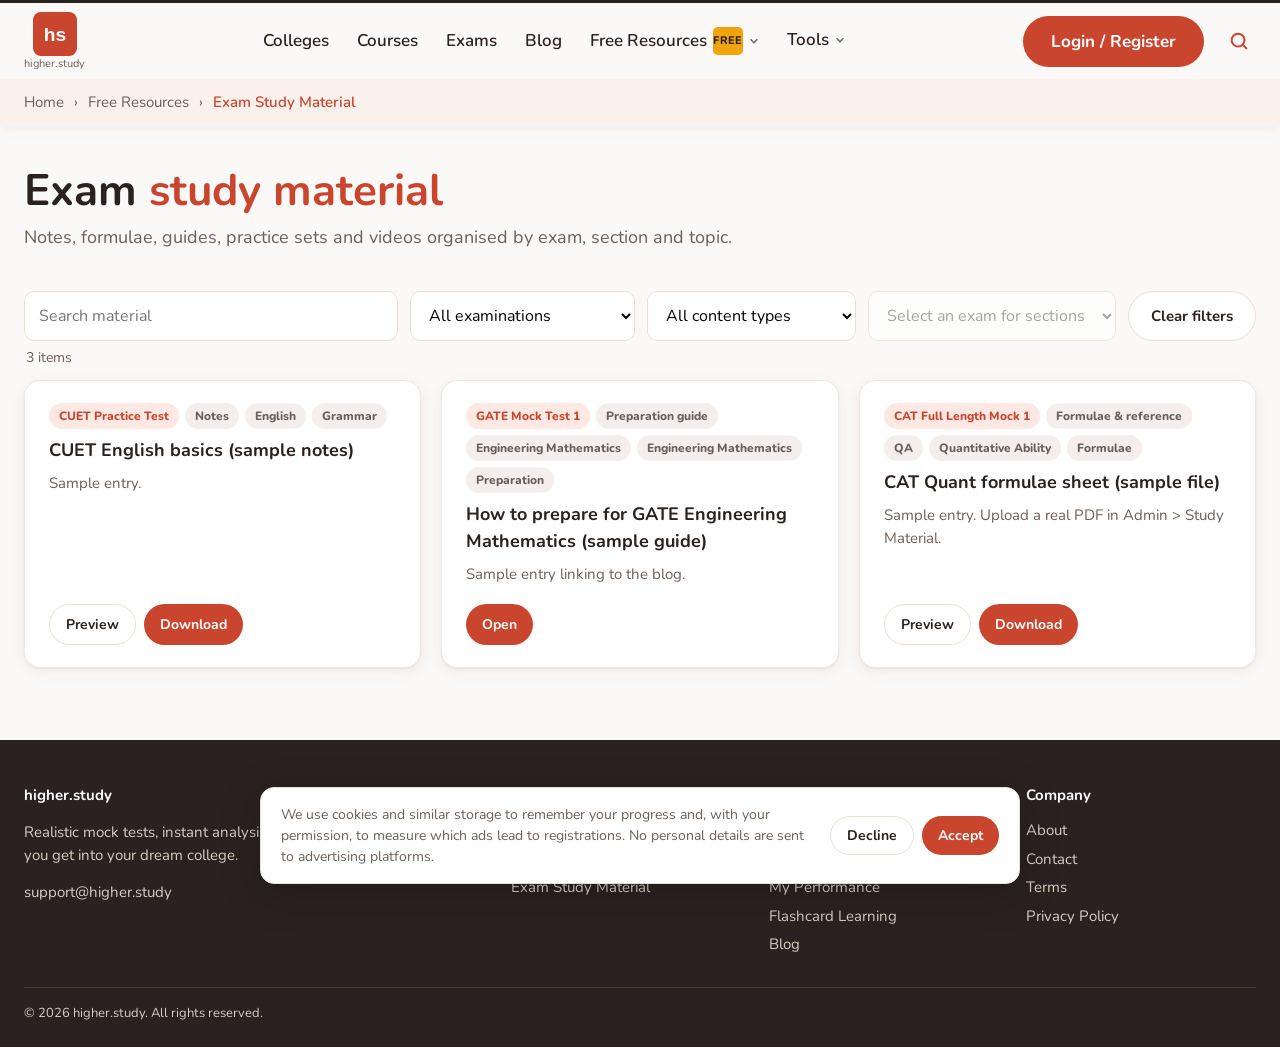
<file: materials.html>
<!doctype html>
<html lang="en"><head>
<meta charset="utf-8"><meta name="viewport" content="width=device-width,initial-scale=1">
<title>Exam Study Material — higher.study</title>
<link rel="icon" href="logo.svg">
<link href="https://fonts.googleapis.com/css2?family=Nunito:wght@400;500;600;700;800&display=swap" rel="stylesheet">
<link rel="stylesheet" href="app.css">
</head><body>
<div id="site-header"></div>
<main class="container">
  <section class="hero"><h1>Exam <em>study material</em></h1><p>Notes, formulae, guides, practice sets and videos organised by exam, section and topic.</p></section>
  <div class="lib-bar"><input class="fi" id="q" type="search" placeholder="Search material" aria-label="Search"><select class="fi" id="ex" aria-label="Examination"></select><select class="fi" id="ty" aria-label="Content type"></select><select class="fi" id="sc" aria-label="Section"></select><button class="btn btn-ghost" id="clear">Clear filters</button></div>
  <div id="count" class="lib-count"></div><div class="lib-grid" id="list"></div>
</main>
<div class="overlay" id="m-pv"><div class="modal" style="max-width:900px;padding:16px"><button class="modal-x" style="color:var(--ink)" data-close>×</button><h3 id="pv-t" style="margin:0 30px 10px 4px"></h3><iframe class="pv" id="pv" title="Paper preview"></iframe></div></div>
<div id="site-footer"></div>
<script src="config.js"></script><script src="common.js"></script><script src="data.js"></script><script src="db.js"></script><script src="api.js"></script><script src="auth.js"></script><script src="library.js"></script>
<script>HS.library({kind:'materials',crumb:'Exam Study Material'});</script></body></html>
</file>
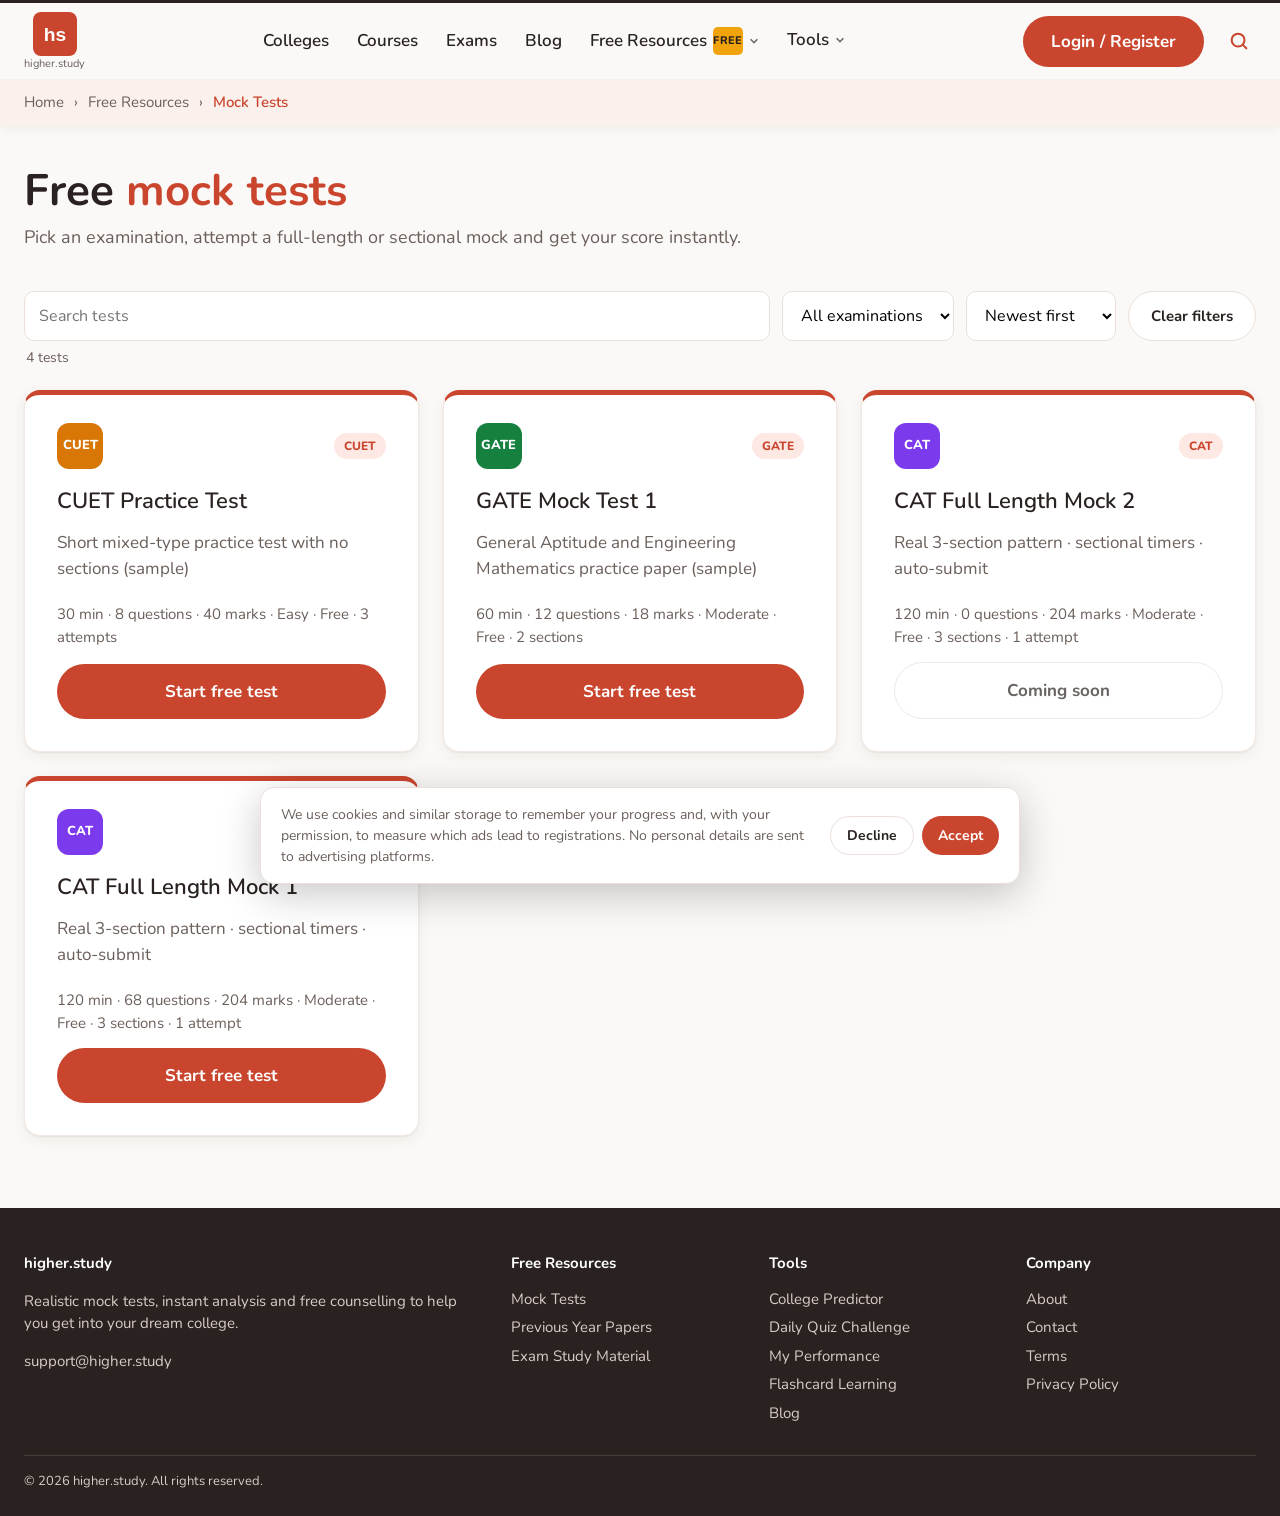
<file: mocks.html>
<!doctype html>
<html lang="en"><head>
<meta charset="utf-8"><meta name="viewport" content="width=device-width,initial-scale=1">
<title>Mock Tests — higher.study</title>
<link rel="icon" href="logo.svg">
<link href="https://fonts.googleapis.com/css2?family=Nunito:wght@400;500;600;700;800&display=swap" rel="stylesheet">
<link rel="stylesheet" href="app.css">
</head><body>
<div id="site-header"></div>
<main class="container">
  <section class="hero"><h1>Free <em>mock tests</em></h1><p>Pick an examination, attempt a full-length or sectional mock and get your score instantly.</p></section>
  <div class="lib-bar">
    <input class="fi" id="q" type="search" placeholder="Search tests" aria-label="Search tests">
    <select class="fi" id="cat" aria-label="Examination"></select>
    <select class="fi" id="sort" aria-label="Sort"><option value="new">Newest first</option><option value="az">Name A–Z</option><option value="dur">Shortest first</option></select>
    <button class="btn btn-ghost" id="clear">Clear filters</button>
  </div>
  <div id="count" class="lib-count"></div>
  <div class="tests" id="tests"></div>
</main>
<div id="site-footer"></div>
<script src="config.js"></script><script src="common.js"></script><script src="data.js"></script><script src="db.js"></script><script src="api.js"></script><script src="auth.js"></script><script src="tests.js"></script>
<script>
(function(){const {$,esc}=HS;HS.header([['Home','index.html'],['Free Resources'],['Mock Tests']]);HS.footer();HS.track('website_visited');
let exams=[];
const cats=HS.db.all('cats').filter(c=>c.active);
$('#cat').innerHTML='<option value="">All examinations</option>'+cats.map(c=>`<option value="${c.id}">${esc(c.name)}</option>`).join('');
function render(){const q=$('#q').value.trim().toLowerCase(),c=$('#cat').value,s=$('#sort').value;
  let l=exams.filter(e=>(!c||e.categoryId==c)&&(!q||(e.title+' '+e.description+' '+e.category).toLowerCase().includes(q)));
  l.sort((a,b)=>s==='az'?a.title.localeCompare(b.title):s==='dur'?a.duration-b.duration:new Date(b.createdAt)-new Date(a.createdAt)||b.id-a.id);
  $('#count').textContent=`${l.length} test${l.length===1?'':'s'}`;
  $('#tests').innerHTML=l.length?l.map(HS.examCard).join(''):'<div class="card empty" style="grid-column:1/-1">No tests match your search. Try clearing the filters.</div>'}
HS.api.exams().then(e=>{exams=e;render()});
['q','cat','sort'].forEach(i=>$('#'+i).addEventListener('input',render));
$('#clear').onclick=()=>{$('#q').value='';$('#cat').value='';$('#sort').value='new';render()};
HS.bindStart($('#tests'));})();
</script></body></html>
</file>
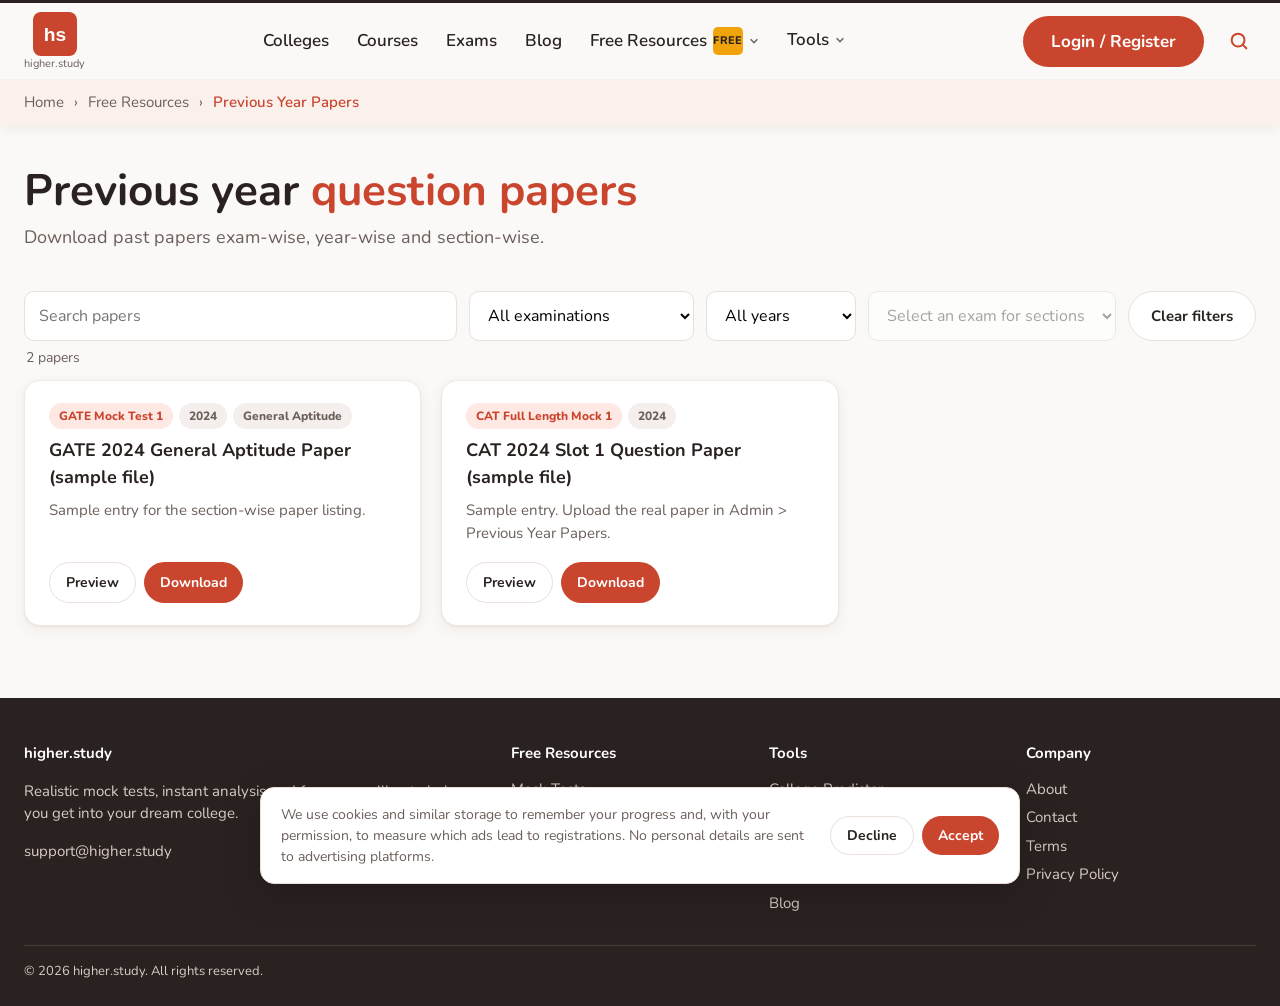
<file: papers.html>
<!doctype html>
<html lang="en"><head>
<meta charset="utf-8"><meta name="viewport" content="width=device-width,initial-scale=1">
<title>Previous Year Papers — higher.study</title>
<link rel="icon" href="logo.svg">
<link href="https://fonts.googleapis.com/css2?family=Nunito:wght@400;500;600;700;800&display=swap" rel="stylesheet">
<link rel="stylesheet" href="app.css">
</head><body>
<div id="site-header"></div>
<main class="container">
  <section class="hero"><h1>Previous year <em>question papers</em></h1><p>Download past papers exam-wise, year-wise and section-wise.</p></section>
  <div class="lib-bar"><input class="fi" id="q" type="search" placeholder="Search papers" aria-label="Search"><select class="fi" id="ex" aria-label="Examination"></select><select class="fi" id="yr" aria-label="Year"></select><select class="fi" id="sc" aria-label="Section"></select><button class="btn btn-ghost" id="clear">Clear filters</button></div>
  <div id="count" class="lib-count"></div><div class="lib-grid" id="list"></div>
</main>
<div class="overlay" id="m-pv"><div class="modal" style="max-width:900px;padding:16px"><button class="modal-x" style="color:var(--ink)" data-close>×</button><h3 id="pv-t" style="margin:0 30px 10px 4px"></h3><iframe class="pv" id="pv" title="Paper preview"></iframe></div></div>
<div id="site-footer"></div>
<script src="config.js"></script><script src="common.js"></script><script src="data.js"></script><script src="db.js"></script><script src="api.js"></script><script src="auth.js"></script><script src="library.js"></script>
<script>HS.library({kind:'papers',crumb:'Previous Year Papers',yearFilter:true});</script></body></html>
</file>
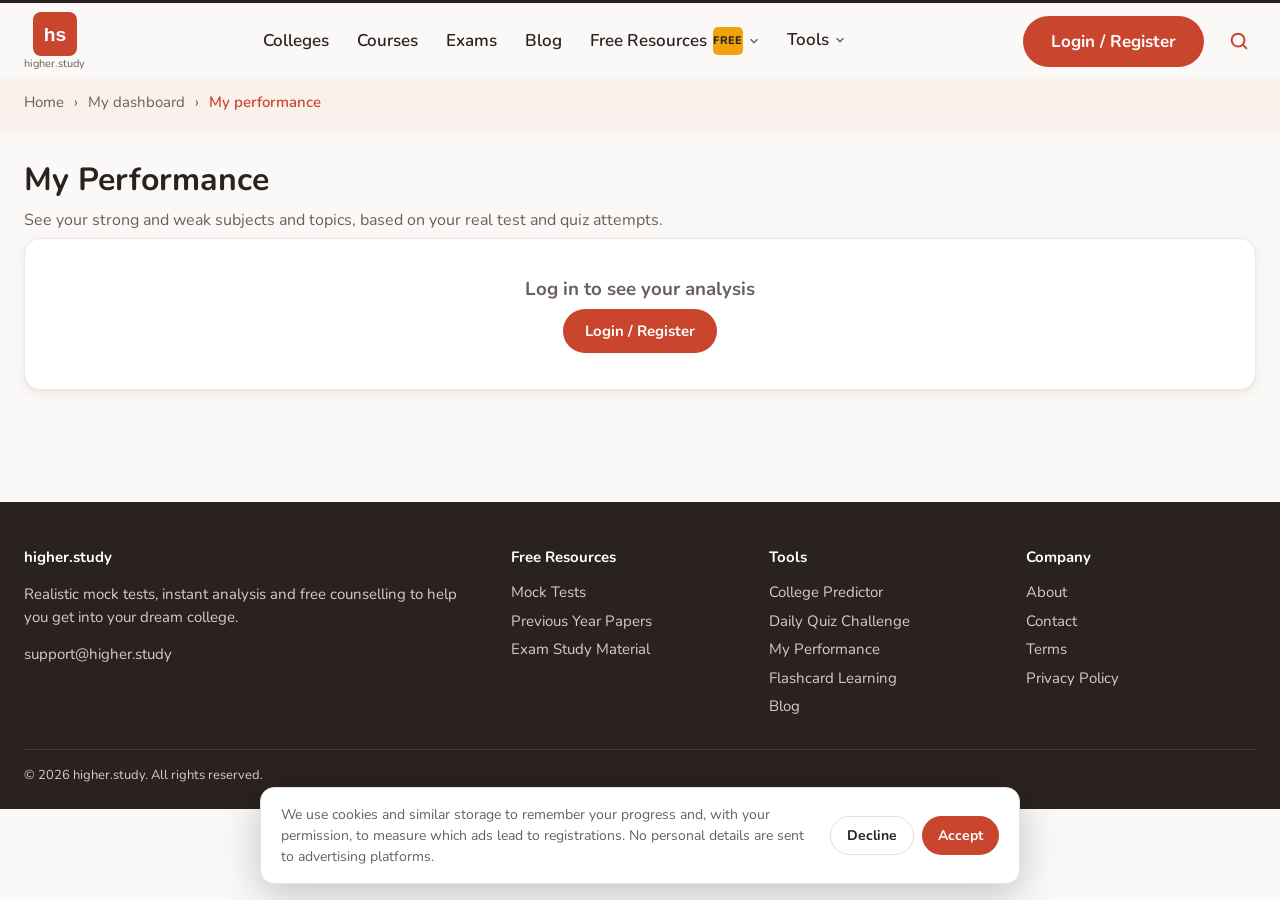
<file: performance.html>
<!doctype html>
<html lang="en"><head>
<meta charset="utf-8"><meta name="viewport" content="width=device-width,initial-scale=1">
<title>My Performance — higher.study</title>
<link rel="icon" href="logo.svg">
<link href="https://fonts.googleapis.com/css2?family=Nunito:wght@400;500;600;700;800&display=swap" rel="stylesheet">
<link rel="stylesheet" href="app.css">
</head><body>
<div id="site-header"></div>
<main class="container" id="page" style="padding-bottom:40px"><div class="loading">Loading…</div></main>
<div id="site-footer"></div>
<script src="config.js"></script><script src="common.js"></script><script src="data.js"></script><script src="db.js"></script><script src="api.js"></script><script src="auth.js"></script><script src="learn.js"></script><script src="performance.js"></script>
</body></html>
</file>
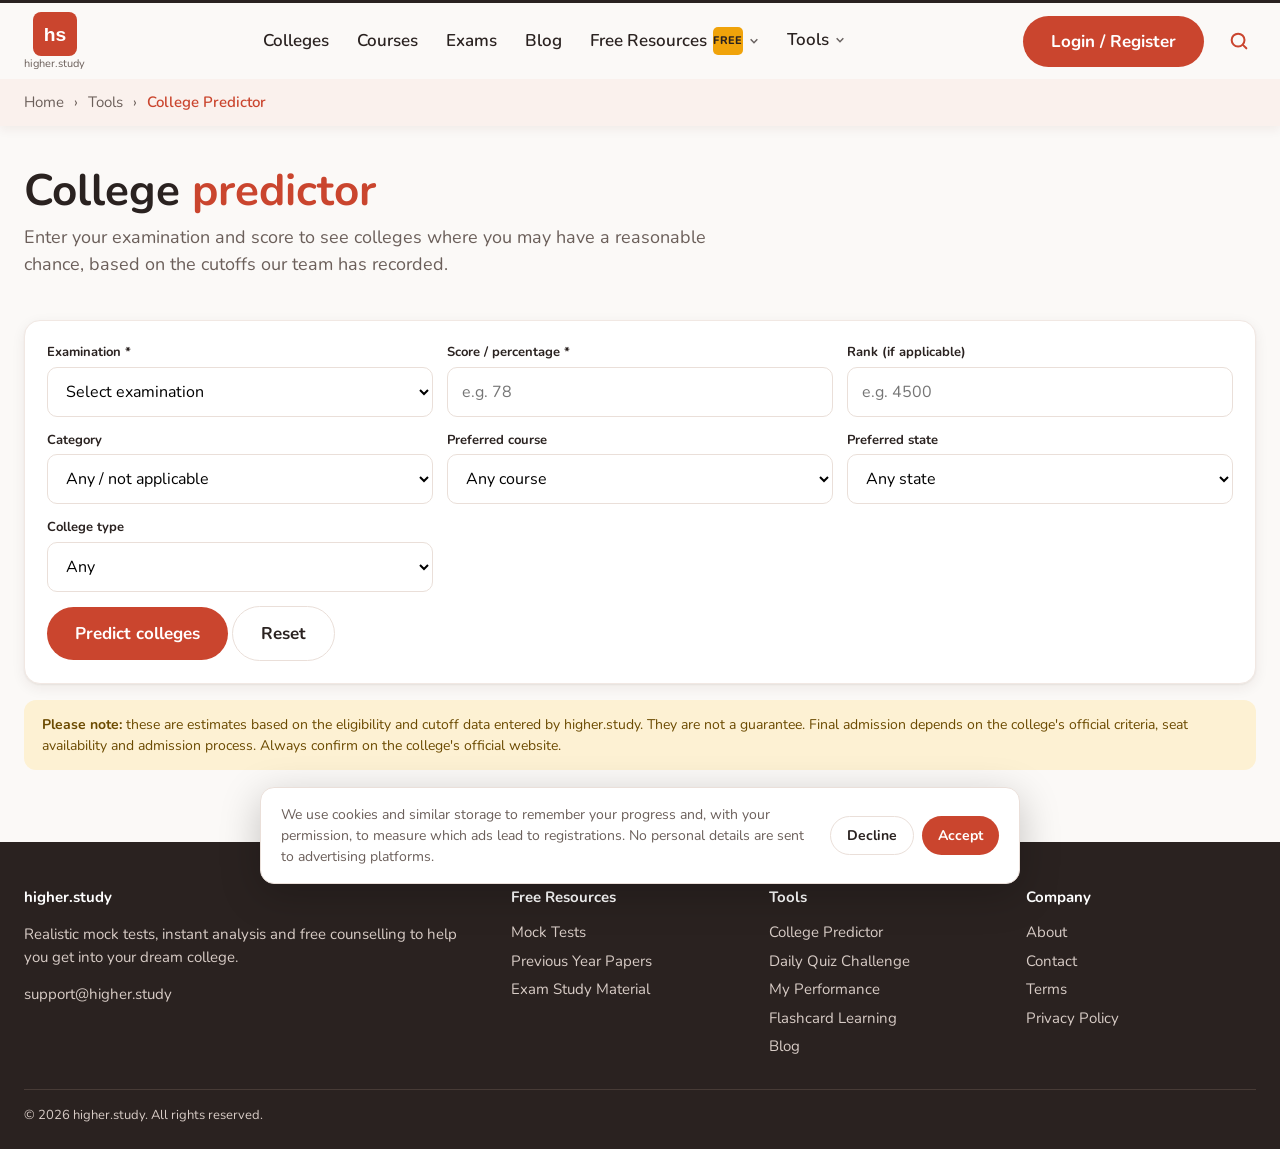
<file: predictor.html>
<!doctype html>
<html lang="en"><head>
<meta charset="utf-8"><meta name="viewport" content="width=device-width,initial-scale=1">
<title>College Predictor — higher.study</title>
<link rel="icon" href="logo.svg">
<link href="https://fonts.googleapis.com/css2?family=Nunito:wght@400;500;600;700;800&display=swap" rel="stylesheet">
<link rel="stylesheet" href="app.css">
</head><body>
<div id="site-header"></div>
<main class="container">
  <section class="hero"><h1>College <em>predictor</em></h1><p>Enter your examination and score to see colleges where you may have a reasonable chance, based on the cutoffs our team has recorded.</p></section>
  <form class="card pred-form" id="pf" novalidate>
    <div><label for="p-ex">Examination *</label><select class="fi" id="p-ex"></select></div>
    <div><label for="p-score">Score / percentage *</label><input class="fi" id="p-score" type="number" step="0.01" min="0" placeholder="e.g. 78"></div>
    <div><label for="p-rank">Rank (if applicable)</label><input class="fi" id="p-rank" type="number" min="1" placeholder="e.g. 4500"></div>
    <div><label for="p-cat">Category</label><select class="fi" id="p-cat"></select></div>
    <div><label for="p-course">Preferred course</label><select class="fi" id="p-course"></select></div>
    <div><label for="p-state">Preferred state</label><select class="fi" id="p-state"></select></div>
    <div><label for="p-type">College type</label><select class="fi" id="p-type"><option value="">Any</option><option>Government</option><option>Private</option><option>Deemed</option></select></div>
    <div class="full" id="p-err" style="color:var(--danger);font-size:13px;display:none"></div>
    <div class="full"><button class="btn btn-primary btn-lg" type="submit">Predict colleges</button> <button class="btn btn-ghost btn-lg" type="button" id="p-clear">Reset</button></div>
  </form>
  <div id="out"></div>
  <div class="disc"><b>Please note:</b> these are estimates based on the eligibility and cutoff data entered by higher.study. They are not a guarantee. Final admission depends on the college's official criteria, seat availability and admission process. Always confirm on the college's official website.</div>
</main>
<div id="site-footer"></div>
<script src="config.js"></script><script src="common.js"></script><script src="data.js"></script><script src="db.js"></script><script src="api.js"></script><script src="auth.js"></script>
<script>
(function(){
  const {$,esc}=HS;HS.header([['Home','index.html'],['Tools'],['College Predictor']]);HS.footer();HS.track('website_visited');
  const cols=()=>HS.db.all('colleges').filter(c=>c.published);
  const exIds=[...new Set(cols().flatMap(c=>c.cutoffs.map(x=>x.examId)))].filter(i=>HS.db.get('exams',i)&&!HS.db.get('exams',i).deleted);
  const opt=(el,first,vals)=>$(el).innerHTML=`<option value="">${first}</option>`+vals.map(v=>`<option value="${esc(v[0])}">${esc(v[1])}</option>`).join('');
  opt('#p-ex','Select examination',exIds.map(i=>[i,HS.db.examName(i)]));
  opt('#p-cat','Any / not applicable',[...new Set(['General','OBC','SC','ST','EWS'].concat(cols().flatMap(c=>c.cutoffs.map(x=>x.category)).filter(x=>x&&x!=='All')))].map(x=>[x,x]));
  opt('#p-course','Any course',[...new Set(cols().flatMap(c=>c.courses))].sort().map(x=>[x,x]));
  opt('#p-state','Any state',[...new Set(cols().map(c=>c.state))].sort().map(x=>[x,x]));
  const q=new URLSearchParams(location.search);
  if(q.get('e')&&exIds.includes(+q.get('e')))$('#p-ex').value=q.get('e');if(q.get('p'))$('#p-score').value=q.get('p');
  const chance=(v,rank,cut)=>{
    if(cut.metric==='rank'){if(!rank)return null;const r=rank/cut.value;return r<=0.9?'High':r<=1.1?'Moderate':r<=1.25?'Low':null}
    if(v==='')return null;const d=+v-cut.value;return d>=5?'High':d>=-3?'Moderate':d>=-10?'Low':null};
  const CH={High:'g',Moderate:'y',Low:'r'};
  $('#pf').addEventListener('submit',e=>{
    e.preventDefault();const ex=+$('#p-ex').value,sc=$('#p-score').value,rk=+$('#p-rank').value||0,cat=$('#p-cat').value,co=$('#p-course').value,st=$('#p-state').value,ty=$('#p-type').value,err=$('#p-err');
    err.style.display='none';
    if(!ex){err.textContent='Please choose an examination.';err.style.display='block';return}
    if(sc===''&&!rk){err.textContent='Enter your score or percentage (or your rank).';err.style.display='block';return}
    if(sc!==''&&(+sc<0||+sc>100000)){err.textContent='Enter a valid score.';err.style.display='block';return}
    const res=[];
    cols().forEach(c=>{
      if(st&&c.state!==st||ty&&c.type!==ty)return;
      c.cutoffs.filter(x=>x.examId===ex&&(!co||x.course===co)&&(!cat||x.category===cat||x.category==='All')).forEach(x=>{const ch=chance(sc,rk,x);if(ch)res.push({c,x,ch})})});
    const ord={High:0,Moderate:1,Low:2};res.sort((a,b)=>ord[a.ch]-ord[b.ch]);
    try{HS.db.add('predLog',{examId:ex,score:sc,rank:rk,category:cat,course:co,state:st,type:ty,results:res.length,studentId:(HS.api.me()||{}).studentId||'',at:new Date().toISOString()})}catch(x){}
    HS.track('predictor_used',{exam:HS.db.examName(ex)});
    $('#out').innerHTML=`<h2 class="plain">${res.length?`${res.length} possible match${res.length>1?'es':''}`:'No matching colleges'}</h2>`+(res.length?`<div class="lib-grid" style="grid-template-columns:repeat(2,1fr)">${res.map(r=>{const c=r.c,x=r.x;
      return `<article class="card col-card"><div class="col-logo" style="background:${esc(c.color||'#ca452e')}">${c.logo?`<img src="${esc(c.logo)}" alt="">`:esc((c.short||c.name).slice(0,3))}</div><div style="flex:1"><h3>${esc(c.name)}</h3>
        <div class="meta">${esc(c.city)}, ${esc(c.state)} · ${esc(c.type)}</div><span class="chip ${CH[r.ch]}">Estimated chance: ${r.ch}</span>
        <div class="rows" style="margin-top:8px"><div><b>Course:</b> ${esc(x.course)} · <b>Category:</b> ${esc(x.category)}</div><div><b>Previous cutoff (${esc(x.year)}):</b> ${x.metric==='rank'?'Rank ':'Score '}${esc(x.value)}</div><div><b>Courses available:</b> ${esc(c.courses.join(', '))}</div><div><b>Eligibility:</b> ${esc(c.eligibility||'See college website')}</div><div><b>Fees:</b> ${esc(c.fees||'Check with college')}</div></div>
        <div class="btnrow"><a class="btn btn-primary" href="${esc(HS.collegeUrl(c,ex))}" target="_blank" rel="noopener" data-viewcol="${esc(c.name)}">View on higher.study</a>${c.admissionUrl?`<a class="btn btn-ghost" href="${esc(c.admissionUrl)}" target="_blank" rel="noopener">Admission info</a>`:''}<a class="btn btn-ghost" href="${esc(HS.counsellingUrl())}" target="_blank" rel="noopener" data-enq="${esc(c.name)}">Enquire with a counsellor</a></div></div></article>`}).join('')}</div>`:
      `<div class="card empty">We have no recorded cutoffs that match these details yet. Try changing the filters, or talk to a counsellor.<br><br><a class="btn btn-primary" href="${esc(HS.counsellingUrl())}" target="_blank" rel="noopener">Get free counselling</a></div>`);
    $('#out').scrollIntoView({behavior:'smooth'})});
  $('#out').addEventListener('click',e=>{const b=e.target.closest('[data-enq]');if(b)HS.track('predictor_enquiry',{exam:b.dataset.enq})});
  $('#p-clear').onclick=()=>{$('#pf').reset();$('#out').innerHTML=''};
})();
</script></body></html>
</file>
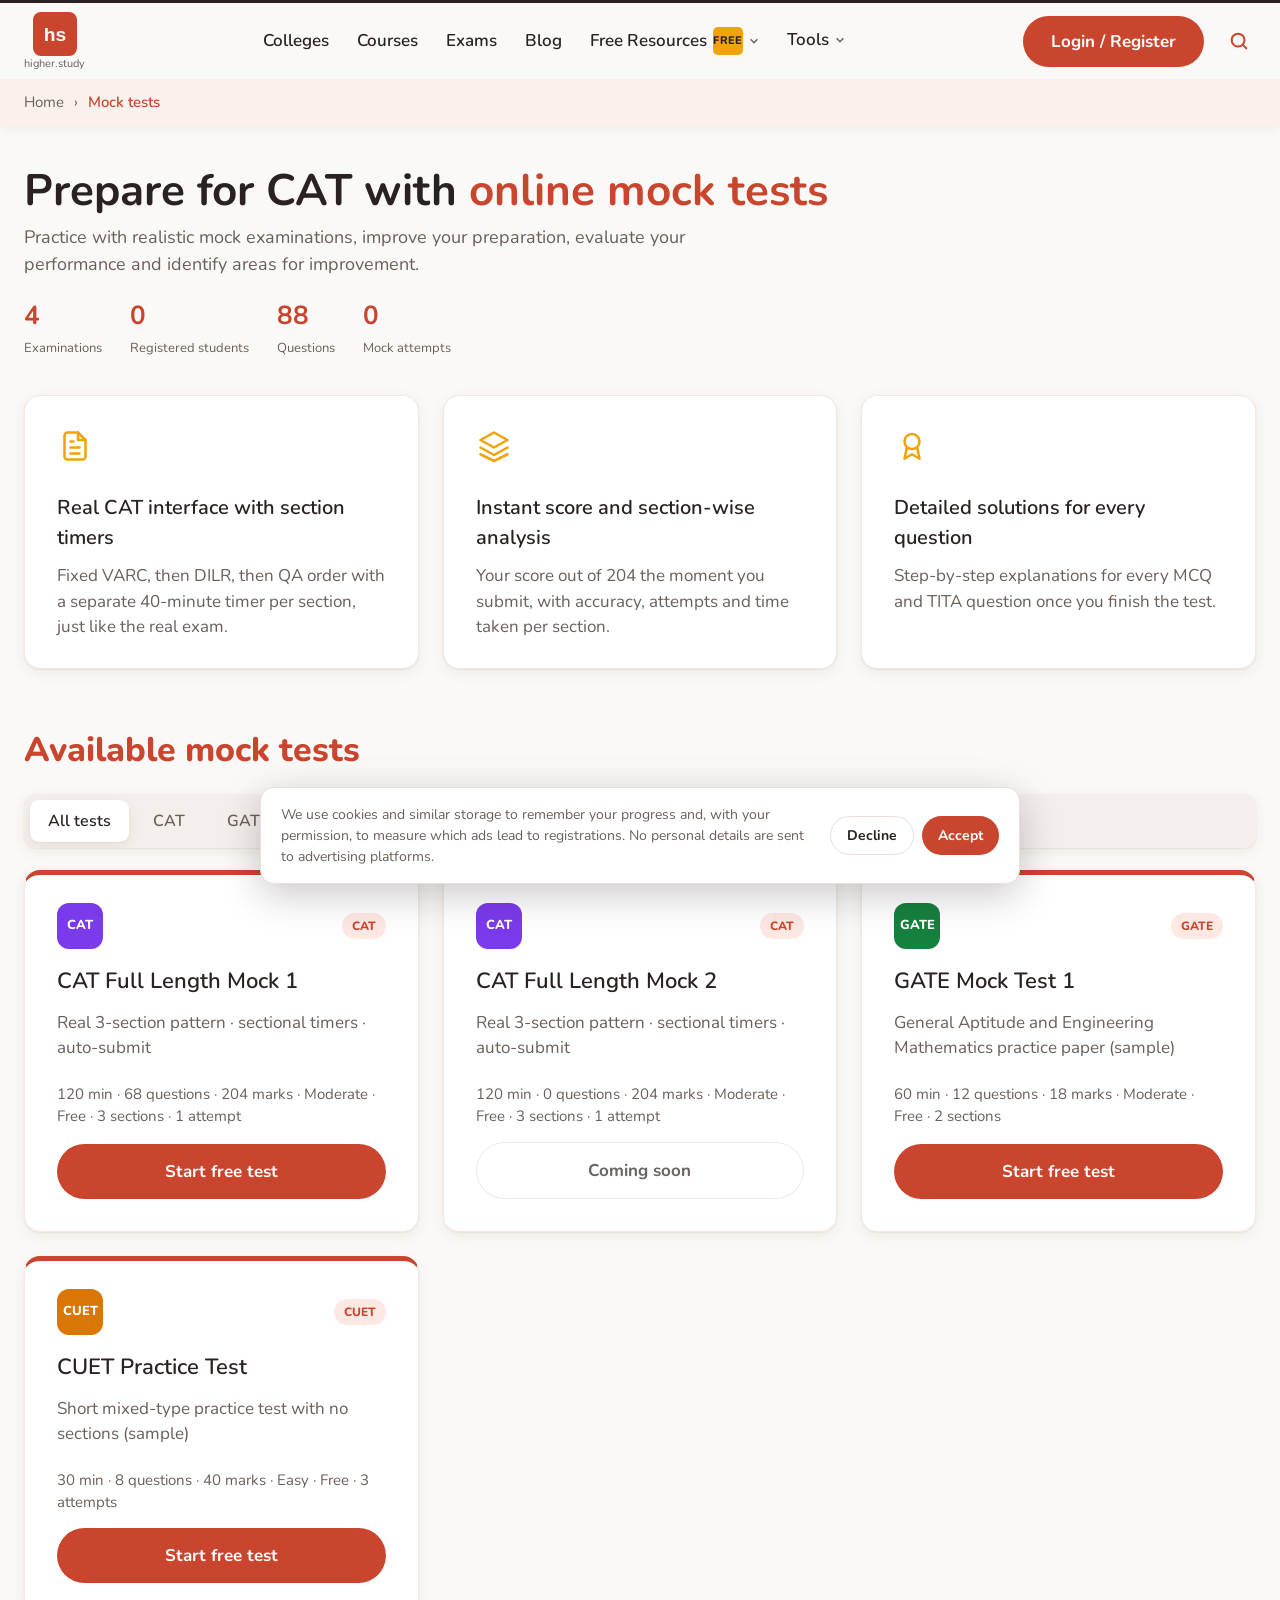
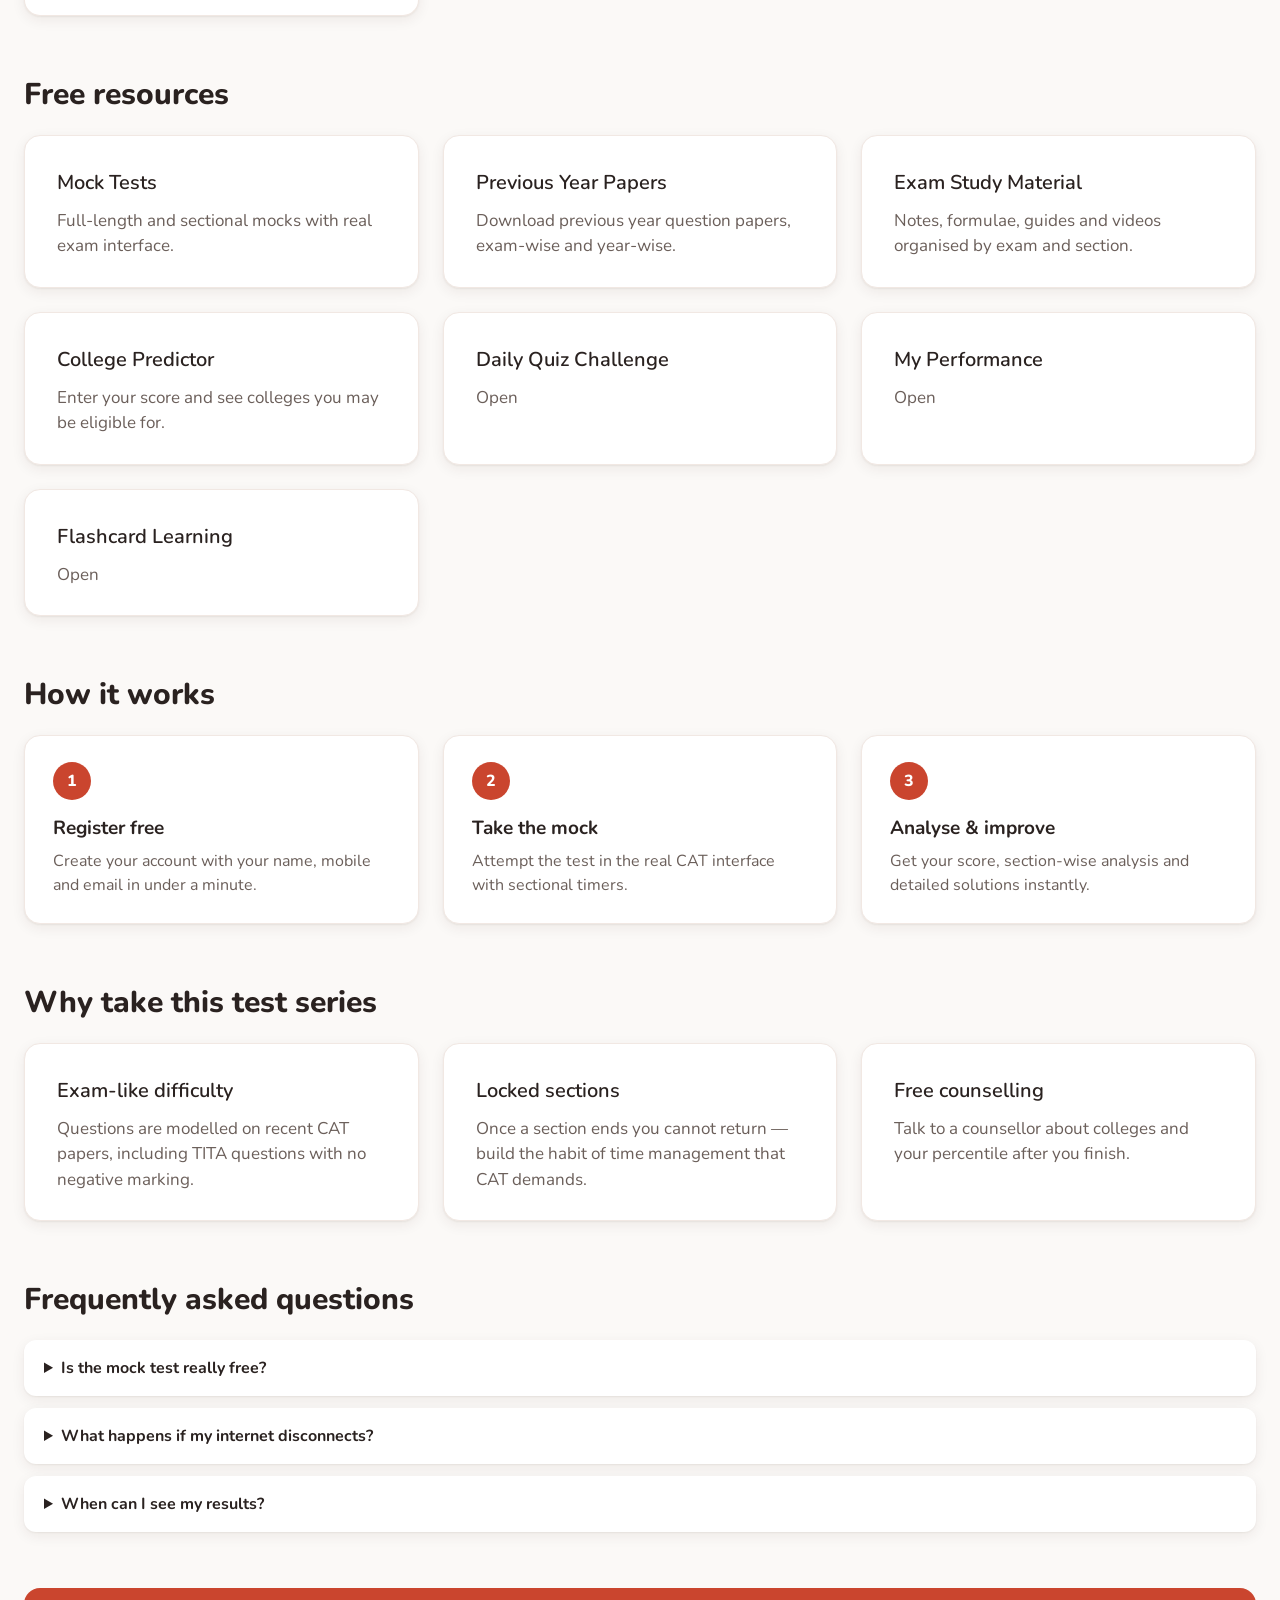
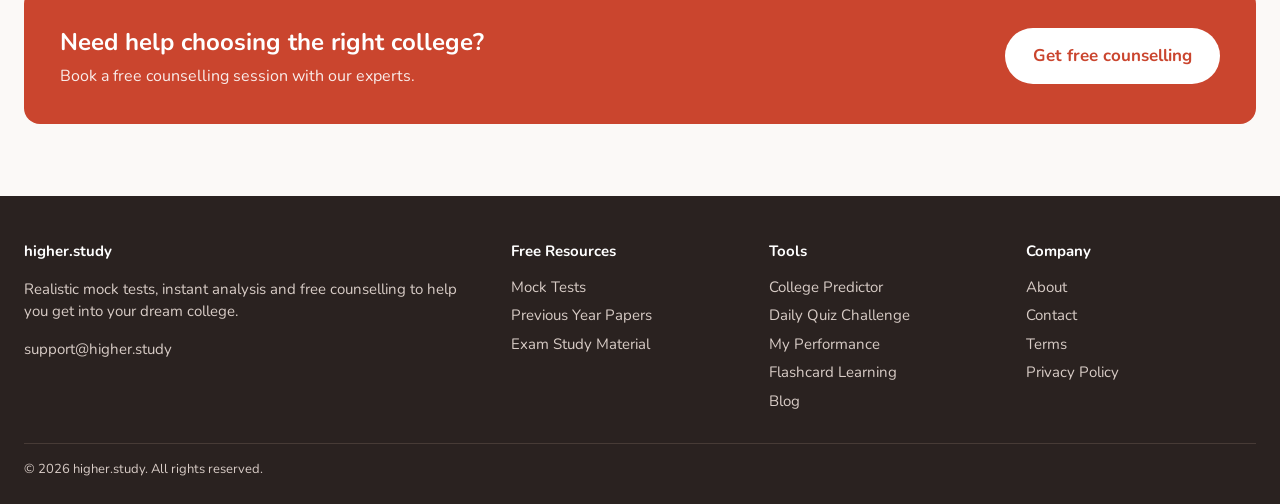
<file: result.html>
<!doctype html>
<html lang="en"><head>
<meta charset="utf-8"><meta name="viewport" content="width=device-width,initial-scale=1">
<title>Your Result — higher.study</title>
<link rel="icon" href="logo.svg">
<link href="https://fonts.googleapis.com/css2?family=Nunito:wght@400;500;600;700;800&display=swap" rel="stylesheet">
<link rel="stylesheet" href="app.css">
</head><body>
<div id="site-header"></div>
<main class="container" id="res"></main>
<div id="site-footer"></div>
<script src="config.js"></script><script src="common.js"></script><script src="data.js"></script><script src="db.js"></script><script src="api.js"></script><script src="auth.js"></script><script src="learn.js"></script>
<script>
(function(){
  const {$,esc}=HS,u=HS.api.me();
  if(!u){location.replace('index.html');return}
  const at=HS.api.attemptById(new URLSearchParams(location.search).get('a'));
  HS.header([['Home','index.html'],['My dashboard','dashboard.html'],['Result']]);HS.footer();
  if(!at||at.status!=='submitted'){
    if(at&&at.status==='in_progress'){location.replace('exam.html?a='+encodeURIComponent(at.id));return}
    $('#res').innerHTML=`<div class="card empty" style="margin-top:32px"><h2>Result not found</h2><p>We could not find this attempt on your account.</p><a class="btn btn-primary" href="dashboard.html">Go to dashboard</a></div>`;return}
  const daily=at.kind==='daily',e=daily?{title:at.title}:(HS.db.get('exams',at.examId)||{title:'Test'}),r=at.result,rv=HS.api.review(at),mm=s=>`${Math.floor(s/60)}m ${s%60}s`,L='ABCDEF';
  document.title='Result — '+e.title;HS.track('result_viewed',{exam:e.title});HS.act('result_viewed',{examId:at.examId,tool:daily?'daily-quiz':'mock-test'});
  const st=HS.api.state(at.examId),again=!daily&&st.kind==='start'&&at.examId;
  const verdict=r.passed===true?'<span class="chip g">Passed</span>':r.passed===false?'<span class="chip r">Not passed</span>':'';
  const fmtAns=(q,a)=>{if(!HS.api.isAnswered(a))return 'Not attempted';
    if(q.type==='MSQ')return a.map(i=>`${L[i]}. ${q.options[i]}`).join(', ');
    if(q.type==='NUM'||q.type==='TEXT')return String(a);return `${L[a]}. ${q.options[a]}`};
  const fmtOk=q=>q.type==='MSQ'?q.correct.map(i=>`${L[i]}. ${q.options[i]}`).join(', '):(q.type==='NUM'||q.type==='TEXT')?String(q.correct):`${L[q.correct]}. ${q.options[q.correct]}`;
  const sol=rv&&rv.showSolutions?`<h2 class="plain" style="margin-top:30px">Solutions</h2>`+rv.questions.map((q,i)=>{
      const d=rv.detail[q.id]||{status:'skipped'},a=at.answers[q.id],cls=d.status==='correct'?'ok':d.status==='wrong'?'bad':'sk';
      return `<div class="card rev"><h4>${esc(HS.db.secName(q.examId,q.sectionId)==='—'?'Question':HS.db.secName(q.examId,q.sectionId))} · Q${i+1}</h4>${q.passage?`<div style="font-size:14px;color:var(--muted);margin-bottom:8px">${q.passage}</div>`:''}<div>${esc(q.q)}</div>
       <p style="margin:8px 0 0"><span class="${cls}">${d.status==='correct'?'Correct':d.status==='wrong'?'Incorrect':'Skipped'}</span> · Your answer: ${esc(fmtAns(q,a))}${d.status==='correct'?'':` · Correct answer: <b>${esc(fmtOk(q))}</b>`} · Marks: ${d.marks||0}</p>
       ${q.expl?`<div class="sol"><b>Solution:</b> ${esc(q.expl)}</div>`:''}</div>`}).join(''):
    `<div class="card empty" style="margin-top:24px">The answer key for this test is not shown to students.</div>`;
  $('#res').innerHTML=`
   <section class="res-hero"><div><h1>${esc(e.title)}</h1><p>${esc(u.name)} · submitted ${new Date(at.submittedAt).toLocaleString()}${at.auto?' · auto-submitted':''}</p><p style="margin-top:8px">${verdict}${e.passMarks?` <span style="opacity:.9">Pass marks: ${e.passMarks}</span>`:''}</p></div>
     <div class="score"><b>${r.marks}</b><span> / ${r.max}</span><p>${r.percentage}%</p></div></section>
   <div class="res-actions"><a class="btn btn-primary" href="dashboard.html">Back to dashboard</a><a class="btn btn-ghost" href="index.html">Home</a>${daily?'<a class="btn btn-ghost" href="daily.html">Daily Quiz &amp; leaderboard</a><a class="btn btn-ghost" href="performance.html">My performance</a>':'<a class="btn btn-ghost" href="mocks.html">More mock tests</a><a class="btn btn-ghost" href="performance.html">My performance</a>'}${again?`<button class="btn btn-ghost" id="again">Attempt again</button>`:''}</div>
   <section class="kpis">${[['Questions',r.total],['Attempted',r.attempted],['Correct',r.correct],['Incorrect',r.wrong],['Accuracy',r.accuracy+'%'],['Time taken',mm(r.timeTakenSec)]].map(k=>`<div class="card kpi"><b>${k[1]}</b><span>${k[0]}</span></div>`).join('')}</section>
   <h2 class="plain" style="margin-top:28px">${r.sections.length>1?'Section-wise performance':'Performance'}</h2>
   <div class="tbl-wrap"><table class="tbl"><thead><tr><th>Section</th><th>Attempted</th><th>Correct</th><th>Incorrect</th><th>Score</th><th>Max</th></tr></thead><tbody>
   ${r.sections.map(s=>`<tr><td><b>${esc(s.name)}</b></td><td>${s.attempted}/${s.total}</td><td>${s.correct}</td><td>${s.wrong}</td><td><b>${s.marks}</b></td><td>${s.max}</td></tr>`).join('')}</tbody></table></div>
   ${sol}
   <section class="cta" style="margin-top:28px"><div><h3>Want to improve your score?</h3><p>Check which colleges fit your score, or talk to a counsellor.</p></div><div style="display:flex;gap:10px;flex-wrap:wrap"><a class="btn btn-lg" href="predictor.html?e=${at.examId}&p=${Math.round(r.percentage)}">College predictor</a><a class="btn btn-lg" id="cta" target="_blank" rel="noopener">Get free counselling</a></div></section>`;
  $('#cta').href=HS.counsellingUrl();$('#cta').addEventListener('click',()=>HS.track('counselling_button_clicked'));
  const ag=$('#again');if(ag)ag.onclick=()=>HS.goExam(at.examId);
})();
</script></body></html>
</file>
<file: app.css>
/* higher.study — shared design tokens & components (maps 1:1 to future Blade layout) */
:root{
  --brand:#ca452e; --brand-dark:#b03520; --brand-soft:#fde8e3;
  --bg:#fbf9f7; --peach:#faf1ed; --peach-2:#f4efec; --line:#eadfd9;
  --yellow:#f0a30a; --yellow-soft:#fdf1d3; --ink:#2a2220; --muted:#6b5f5a;
  --green:#22a559; --green-soft:#dff5e6; --purple:#7c3aed; --danger:#d4142f;
  --shadow:0 1px 2px rgba(60,30,20,.06),0 4px 14px rgba(60,30,20,.07);
  --radius:16px;
}
*{box-sizing:border-box} html{scroll-behavior:smooth}
body{margin:0;background:var(--bg);color:var(--ink);font-family:'Nunito',system-ui,-apple-system,Segoe UI,Roboto,sans-serif;font-size:16px;line-height:1.5}
a{color:inherit;text-decoration:none} button{font-family:inherit;cursor:pointer}
.container{max-width:1280px;margin:0 auto;padding:0 24px}

/* ---------- site header ---------- */
.site-header{background:var(--bg);border-top:3px solid #2a2220;position:sticky;top:0;z-index:30}
.site-header .bar{display:flex;align-items:center;gap:32px;height:76px}
.brand{display:flex;flex-direction:column;align-items:center;font-size:11px;color:var(--muted);line-height:1.1;gap:2px}
.brand img{width:44px;height:44px;border-radius:8px;display:block}
.nav{display:flex;gap:28px;margin:0 auto;font-weight:600;font-size:17px}
.nav a,.nav span{display:flex;align-items:center;gap:6px;padding:6px 0;color:var(--ink)}
.nav a:hover{color:var(--brand)}
.nav .chev{width:10px;height:10px;opacity:.7}
.badge-free{background:var(--yellow);color:#8a3a00;font-size:11px;font-weight:800;padding:1px 6px;border-radius:5px;letter-spacing:.3px}
.header-actions{display:flex;align-items:center;gap:18px}
.btn{display:inline-flex;align-items:center;justify-content:center;gap:8px;border:0;border-radius:999px;font-weight:700;font-size:15px;padding:12px 22px;transition:.15s;white-space:nowrap}
.btn-primary{background:var(--brand);color:#fff} .btn-primary:hover{background:var(--brand-dark)}
.btn-primary[disabled]{opacity:.5;cursor:not-allowed}
.btn-yellow{background:var(--yellow);color:#fff;width:100%} .btn-yellow:hover{filter:brightness(.95)}
.btn-outline{background:#fff;color:var(--ink);box-shadow:var(--shadow)}
.btn-ghost{background:#fff;color:var(--ink);border:1px solid var(--line)}
.btn-lg{padding:15px 28px;font-size:17px}
.icon-btn{background:none;border:0;color:var(--brand);padding:6px;display:flex}
.crumbs{background:var(--peach);box-shadow:0 4px 10px rgba(80,40,20,.06);font-size:15px;color:var(--muted)}
.crumbs .container{padding-top:12px;padding-bottom:12px;display:flex;gap:10px;align-items:center}
.crumbs a:last-child,.crumbs .cur{color:var(--brand);font-weight:600}
.hamburger{display:none}

/* ---------- landing ---------- */
.hero{padding:40px 0 8px}
.hero h1{font-size:clamp(28px,4vw,44px);margin:0 0 8px;line-height:1.15}
.hero h1 em{color:var(--brand);font-style:normal}
.hero p{max-width:720px;color:var(--muted);font-size:18px;margin:0 0 18px}
.stats{display:flex;gap:28px;flex-wrap:wrap;margin-top:18px}
.stats div b{display:block;font-size:26px;color:var(--brand)} .stats div span{font-size:13px;color:var(--muted)}
.grid-3{display:grid;grid-template-columns:repeat(3,1fr);gap:24px}
.card{background:#fff;border-radius:var(--radius);box-shadow:var(--shadow);border:1px solid #f1e8e3}
.feature{padding:32px 32px 28px}
.feature svg{width:36px;height:36px;color:var(--yellow);margin-bottom:22px}
.feature h3{font-size:20px;margin:0 0 10px;font-weight:600}
.feature p{margin:0;color:var(--muted);font-size:17px}
h2.section{color:var(--brand);font-size:34px;margin:56px 0 18px;font-weight:800}
h2.plain{font-size:30px;margin:56px 0 18px;font-weight:800}
.tabs{display:flex;gap:6px;background:var(--peach-2);border-radius:12px;padding:6px;box-shadow:var(--shadow);overflow-x:auto}
.tabs button{border:0;background:none;padding:10px 18px;border-radius:9px;font-size:16px;color:var(--muted);font-weight:600;white-space:nowrap}
.tabs button.active{background:#fff;color:var(--ink);box-shadow:var(--shadow)}
.tests{display:grid;grid-template-columns:repeat(3,1fr);gap:24px;margin-top:22px}
.test-card{padding:28px 32px 32px;border-top:5px solid var(--brand);display:flex;flex-direction:column}
.test-card h3{margin:6px 0 12px;font-size:22px;font-weight:600}
.test-card p{color:var(--muted);margin:0 0 22px;font-size:17px}
.test-card .meta{color:var(--muted);font-size:15px;margin-bottom:14px}
.test-card .btn{margin-top:auto;width:100%;padding:16px;font-size:17px}
.empty{padding:36px;text-align:center;color:var(--muted)}
.steps{counter-reset:s;display:grid;grid-template-columns:repeat(3,1fr);gap:24px}
.steps .card{padding:26px 28px} .steps .card::before{counter-increment:s;content:counter(s);display:grid;place-items:center;width:38px;height:38px;border-radius:50%;background:var(--brand);color:#fff;font-weight:800;margin-bottom:14px}
.steps h3{margin:0 0 6px;font-size:19px} .steps p{margin:0;color:var(--muted)}
details.faq{background:#fff;border-radius:12px;box-shadow:var(--shadow);padding:16px 20px;margin-bottom:12px}
details.faq summary{font-weight:700;cursor:pointer} details.faq p{color:var(--muted);margin:10px 0 0}
.cta{background:var(--brand);color:#fff;border-radius:var(--radius);padding:36px;display:flex;gap:20px;align-items:center;justify-content:space-between;flex-wrap:wrap;margin-top:56px}
.cta h3{margin:0 0 4px;font-size:24px} .cta p{margin:0;opacity:.9}
.cta .btn{background:#fff;color:var(--brand)}
.site-footer{background:#2a2220;color:#d8ccc6;margin-top:72px;padding:44px 0 24px;font-size:15px}
.site-footer .cols{display:grid;grid-template-columns:2fr 1fr 1fr 1fr;gap:28px}
.site-footer h4{color:#fff;margin:0 0 10px} .site-footer a{display:block;padding:3px 0;color:#d8ccc6} .site-footer a:hover{color:#fff}
.site-footer .copy{border-top:1px solid #473b36;margin-top:28px;padding-top:16px;font-size:13px}

/* ---------- modal ---------- */
.overlay{position:fixed;inset:0;background:rgba(202,69,46,.55);backdrop-filter:blur(3px);display:none;align-items:flex-start;justify-content:center;z-index:100;padding:24px 16px;overflow:auto}
.overlay.open{display:flex}
.modal{background:#fff;border-radius:14px;width:100%;max-width:500px;box-shadow:0 20px 60px rgba(0,0,0,.3);overflow:hidden;margin:auto;animation:pop .18s ease-out}
@keyframes pop{from{transform:translateY(8px) scale(.98);opacity:0}to{transform:none;opacity:1}}
.modal-head{background:var(--brand);color:#fff;padding:22px 26px;position:relative}
.modal-head h3{margin:0 0 4px;font-size:19px;font-weight:700} .modal-head p{margin:0;font-size:14px;opacity:.92;max-width:88%}
.modal-x{position:absolute;right:16px;top:14px;background:none;border:0;color:#fff;font-size:24px;line-height:1;opacity:.9}
.modal-body{padding:20px 26px 24px;max-height:calc(100vh - 190px);overflow:auto}
.field{margin-bottom:16px} .field label{display:block;font-size:14px;color:var(--ink);margin-bottom:6px;font-weight:600}
.field input[type=text],.field input[type=tel],.field input[type=email],.field input[type=password]{width:100%;padding:13px 14px;border:1px solid var(--line);border-radius:10px;font:inherit;background:#fcfaf9;color:var(--ink);outline:none;transition:.15s}
.field input:focus{border-color:var(--brand);box-shadow:0 0 0 3px rgba(202,69,46,.12);background:#fff}
.field.err input{border-color:var(--danger)} .field .msg{color:var(--danger);font-size:12.5px;margin-top:4px;display:none} .field.err .msg{display:block}
.pw{position:relative} .pw button{position:absolute;right:8px;top:50%;transform:translateY(-50%);background:none;border:0;color:var(--muted);padding:6px;display:flex}
.check{display:flex;gap:10px;align-items:flex-start;font-size:14px;margin-bottom:10px;color:var(--ink)} .check input{margin-top:4px;accent-color:var(--brand);width:16px;height:16px}
.check a{color:var(--brand);text-decoration:underline}
.modal-foot-link{text-align:center;font-size:14px;margin-top:12px;color:var(--muted)} .modal-foot-link a{color:var(--brand);text-decoration:underline;cursor:pointer}
.toast-wrap{position:fixed;right:24px;bottom:24px;z-index:200;display:flex;flex-direction:column;gap:10px}
.toast{background:#fff;border-radius:10px;box-shadow:0 8px 30px rgba(0,0,0,.18);padding:14px 20px;display:flex;gap:10px;align-items:center;font-size:14px;font-weight:600;min-width:200px;animation:pop .2s}
.toast i{width:18px;height:18px;border-radius:50%;background:#111;color:#fff;display:grid;place-items:center;font-size:11px;font-style:normal}
.toast.warn i{background:var(--brand)}

/* ---------- instructions ---------- */
.instr{max-width:1160px;margin:32px auto 0;padding:34px 40px 36px;border-radius:24px}
.instr h1{margin:0 0 4px;font-size:30px} .instr .sub{color:var(--muted);margin:0 0 18px}
.pills{display:flex;gap:10px;flex-wrap:wrap;margin:0 0 20px}
.pill{background:var(--peach);color:var(--brand);border-radius:999px;padding:6px 14px;font-weight:700;font-size:14px}
.instr ol{padding-left:26px;font-size:17px;color:#3a302d} .instr li{margin:12px 0;padding-left:6px}
.ack{background:var(--brand-soft);border-radius:10px;padding:18px 20px;display:flex;gap:12px;align-items:center;margin:26px 0 22px;font-size:16px;cursor:pointer;user-select:none}
.ack input{width:20px;height:20px;accent-color:var(--brand)}
.sec-table{width:100%;border-collapse:collapse;margin:8px 0 6px;font-size:15px} .sec-table th,.sec-table td{text-align:left;padding:10px 12px;border-bottom:1px solid var(--line)} .sec-table th{color:var(--muted);font-weight:700;font-size:13px;text-transform:uppercase;letter-spacing:.5px}

/* ---------- exam ---------- */
body.exam{background:var(--bg);background-image:url("data:image/svg+xml;utf8,<svg xmlns='http://www.w3.org/2000/svg' width='380' height='200'><text x='0' y='120' transform='rotate(-24 190 100)' font-family='Nunito,Arial' font-weight='800' font-size='38' fill='%23ca452e' fill-opacity='0.055'>HIGHER.STUDY</text></svg>")}
.ex-top{background:var(--brand);color:#fff;position:sticky;top:0;z-index:40}
.ex-top .row1{display:flex;align-items:center;justify-content:space-between;height:96px}
.ex-logo{width:50px;height:50px;border-radius:12px;background:#fff;display:grid;place-items:center;border:2px solid #fff}
.ex-logo img{width:40px;height:40px;border-radius:7px}
.timer-box{display:flex;align-items:center;gap:16px}
.timer-box .lbl{font-size:12px;letter-spacing:1.2px;opacity:.85;text-align:right;font-weight:700}
.timer-box .time{font-family:'Courier New',ui-monospace,monospace;font-size:25px;font-weight:800;color:#8d0d1d;text-shadow:0 0 0 #fff;letter-spacing:2px;line-height:1.1}
.timer-box .time.low{color:#fff;animation:blink 1s infinite} @keyframes blink{50%{opacity:.45}}
.btn-submit{background:var(--danger);color:#fff;border:0;border-radius:999px;padding:12px 22px;font-weight:800;font-size:17px;box-shadow:0 2px 8px rgba(0,0,0,.25)}
.ex-secbar{background:var(--brand-dark)}
.ex-secbar .container{display:flex;align-items:center;gap:14px;height:72px;overflow-x:auto}
.ex-secbar .lab{font-size:14px;letter-spacing:2px;font-weight:800;opacity:.85;margin-right:4px}
.sec-tab{border:0;border-radius:999px;padding:12px 24px;font-weight:800;font-size:16px;background:rgba(255,255,255,.12);color:#fff;display:flex;gap:8px;align-items:center}
.sec-tab.active{background:#fff;color:var(--brand)} .sec-tab.locked{opacity:.55;cursor:not-allowed} .sec-tab.upcoming{cursor:not-allowed}
.ex-main{display:grid;grid-template-columns:minmax(0,1fr) 400px;gap:28px;padding:28px 24px 40px;max-width:1500px;margin:0 auto;align-items:start}
.panel{background:#fff;border-radius:18px;box-shadow:var(--shadow);border:1px solid #f4ebe6}
.passage{padding:24px 28px;margin-bottom:22px;color:var(--brand);font-size:17px;line-height:1.7;max-height:340px;overflow:auto}
.passage .set-title{font-weight:800;font-size:13px;letter-spacing:1px;color:var(--brand);margin-bottom:8px}
.passage table{border-collapse:collapse;margin:8px 0;color:var(--ink)} .passage td,.passage th{border:1px solid var(--line);padding:6px 14px}
.passage p{margin:0 0 14px}
.qcard{padding:26px 28px 30px}
.qhead{display:flex;justify-content:space-between;align-items:center;gap:12px;border-bottom:1px solid var(--line);padding-bottom:16px;flex-wrap:wrap}
.qno{font-size:19px;color:var(--muted)} .qno b{color:var(--brand)}
.tags{display:flex;gap:10px}
.tag{font-size:13.5px;font-weight:700;padding:5px 13px;border-radius:999px}
.tag.m{background:var(--green-soft);color:#16803f} .tag.n{background:#fde4ea;color:#c4142f} .tag.t{background:var(--brand-soft);color:var(--brand)}
.qtext{color:var(--brand);font-size:22px;line-height:1.5;margin:24px 0 22px;font-weight:500}
.qimg{max-width:100%;border-radius:10px;margin-bottom:18px}
.opt{display:flex;align-items:center;gap:16px;width:100%;text-align:left;background:#fff;border:1px solid var(--line);border-radius:14px;padding:18px 20px;margin-bottom:14px;font-size:18px;color:var(--ink);box-shadow:var(--shadow);transition:.12s}
.opt:hover{border-color:#e6c9bf;background:#fffaf8}
.opt .k{width:38px;height:38px;border-radius:50%;background:var(--peach-2);display:grid;place-items:center;font-weight:800;font-size:15px;flex:none;color:var(--ink)}
.opt.sel{background:var(--yellow-soft);border-color:var(--yellow)} .opt.sel .k{background:var(--yellow);color:#fff}
.tita{max-width:420px}
.tita input{width:100%;padding:16px;border:1px solid var(--line);border-radius:12px;font:inherit;font-size:20px;background:#fff;outline:none;letter-spacing:1px}
.tita input:focus{border-color:var(--brand);box-shadow:0 0 0 3px rgba(202,69,46,.12)}
.keypad{display:grid;grid-template-columns:repeat(3,1fr);gap:10px;margin:14px 0}
.keypad button{padding:16px 0;border-radius:12px;background:#fff;border:1px solid var(--line);font-size:20px;font-weight:700;box-shadow:var(--shadow);color:var(--ink)} .keypad button:active{background:var(--peach)}
.keypad .wide{grid-column:span 1;color:var(--brand)}
.tita .save{background:none;border:0;color:var(--brand);font-weight:800;font-size:15px;padding:6px 0;text-decoration:underline}
.footbar{margin-top:22px;padding:14px 16px;display:flex;justify-content:space-between;align-items:center;gap:12px;flex-wrap:wrap}
.footbar .l,.footbar .r{display:flex;gap:10px;flex-wrap:wrap}
.btn-pill{border:1px solid var(--line);background:#fff;border-radius:999px;padding:12px 20px;font-size:16px;font-weight:600;color:var(--ink);box-shadow:var(--shadow)}
.btn-pill:disabled{opacity:.45;cursor:not-allowed}
.btn-pill.review{color:#4c1d95}
.footbar .primary{background:var(--brand);color:#fff;border:0;border-radius:999px;padding:13px 26px;font-weight:800;font-size:17px;box-shadow:0 3px 10px rgba(202,69,46,.3)}
.footbar .primary.final{background:var(--danger)}
.side{position:sticky;top:184px;display:flex;flex-direction:column;gap:18px;max-height:calc(100vh - 200px);overflow:auto}
.user{padding:16px 20px;display:flex;gap:14px;align-items:center}
.avatar{width:48px;height:48px;border-radius:50%;background:var(--brand-soft);display:grid;place-items:center;color:var(--brand)}
.user b{color:var(--brand);display:block;line-height:1.2} .user span{font-size:13px;color:var(--muted);word-break:break-all}
.palette{padding:20px 22px 24px}
.legend{display:grid;grid-template-columns:1fr 1fr;gap:8px 14px;font-size:13px;color:var(--muted);margin-bottom:18px}
.legend i{display:inline-block;width:13px;height:13px;border-radius:3px;margin-right:7px;vertical-align:-2px}
.grid{display:grid;grid-template-columns:repeat(5,1fr);gap:12px}
.qb{position:relative;aspect-ratio:1/.9;border-radius:9px;border:1px solid var(--line);background:#f6f3f1;font-weight:700;font-size:16px;color:var(--ink);box-shadow:0 1px 3px rgba(0,0,0,.06);transition:.1s}
.qb:hover{transform:translateY(-1px)}
.qb.na{background:var(--danger);color:#fff;border-color:var(--danger)}
.qb.ans{background:var(--green);color:#fff;border-color:var(--green)}
.qb.mark{background:var(--purple);color:#fff;border-color:var(--purple)}
.qb.ansmark{background:var(--green);color:#fff;border-color:var(--green)}
.qb.ansmark::after{content:"";position:absolute;right:-5px;top:-5px;width:14px;height:14px;border-radius:50%;background:var(--purple);border:2px solid #fff}
.qb.cur{outline:2px solid #fff;box-shadow:0 0 0 4px var(--danger)}
.qb.cur.ans,.qb.cur.ansmark{box-shadow:0 0 0 4px var(--green)} .qb.cur.mark{box-shadow:0 0 0 4px var(--purple)} .qb.cur:not(.na):not(.ans):not(.mark):not(.ansmark){box-shadow:0 0 0 4px #bdb2ac}
.sm-modal{max-width:440px;padding:24px 26px;background:#fff;position:relative}
.sm-modal h3{margin:0 0 6px;font-size:18px} .sm-modal p{margin:0 0 14px;color:var(--muted);font-size:14px}
.sm-modal .x{position:absolute;right:14px;top:10px;background:none;border:0;font-size:22px;color:var(--muted)}
.sum{background:#fcfaf9;border:1px solid var(--line);border-radius:10px;padding:10px 16px;margin-bottom:16px;font-size:14px}
.sum div{display:flex;justify-content:space-between;padding:5px 0} .sum hr{border:0;border-top:1px solid var(--line);margin:6px 0}
.sm-actions{display:flex;gap:10px;justify-content:center}
.sm-actions .btn{padding:10px 20px;font-size:14px}
.ex-overlay{background:rgba(202,69,46,.6)}
.loading{display:grid;place-items:center;min-height:60vh;color:var(--muted)}

/* ---------- result ---------- */
.res-hero{background:var(--brand);color:#fff;border-radius:var(--radius);padding:32px;margin-top:28px;display:flex;justify-content:space-between;gap:24px;flex-wrap:wrap;align-items:center}
.res-hero h1{margin:0 0 4px;font-size:28px} .res-hero p{margin:0;opacity:.9}
.score{text-align:right} .score b{font-size:56px;line-height:1} .score span{opacity:.85;font-size:20px}
.kpis{display:grid;grid-template-columns:repeat(6,1fr);gap:14px;margin:20px 0}
.kpi{padding:18px;text-align:center} .kpi b{display:block;font-size:26px;color:var(--brand)} .kpi span{font-size:13px;color:var(--muted)}
table.tbl{width:100%;border-collapse:collapse;background:#fff;border-radius:var(--radius);overflow:hidden;box-shadow:var(--shadow)}
.tbl th,.tbl td{padding:13px 16px;text-align:left;border-bottom:1px solid var(--line);font-size:15px} .tbl th{background:var(--peach);color:var(--muted);font-size:12px;text-transform:uppercase;letter-spacing:.6px}
.rev{padding:20px 24px;margin-bottom:14px} .rev h4{margin:0 0 8px;color:var(--brand)} .rev .ok{color:#16803f;font-weight:700} .rev .bad{color:var(--danger);font-weight:700} .rev .sk{color:var(--muted);font-weight:700}
.rev .sol{background:var(--peach);border-radius:10px;padding:12px 14px;margin-top:10px;font-size:15px;color:#3a302d}

/* ---------- responsive ---------- */
@media(max-width:1100px){.grid-3,.tests,.steps{grid-template-columns:1fr 1fr}.ex-main{grid-template-columns:1fr}.side{position:static;max-height:none}.kpis{grid-template-columns:repeat(3,1fr)}.nav{gap:16px;font-size:15px}}
@media(max-width:820px){.nav{display:none;position:absolute;top:76px;left:0;right:0;background:var(--bg);flex-direction:column;padding:16px 24px;box-shadow:var(--shadow);gap:6px}.nav.open{display:flex}.hamburger{display:flex}.site-header .bar{gap:12px}.header-actions{margin-left:auto}.site-footer .cols{grid-template-columns:1fr 1fr}}
@media(max-width:640px){.container{padding:0 16px}.grid-3,.tests,.steps{grid-template-columns:1fr}.instr{padding:22px 18px;margin:16px 12px 0;border-radius:18px}.qcard{padding:18px}.qtext{font-size:19px}.opt{padding:14px;font-size:16px}.ex-top .row1{height:80px}.timer-box .time{font-size:20px}.btn-submit{padding:10px 14px;font-size:15px}.ex-secbar .container{height:60px}.sec-tab{padding:9px 16px}.ex-main{padding:16px 12px 30px}.footbar .l,.footbar .r{width:100%}.footbar .btn-pill,.footbar .primary{flex:1;padding:12px 10px;font-size:14px}.kpis{grid-template-columns:1fr 1fr}.score{text-align:left}.hide-sm{display:none}.toast-wrap{left:12px;right:12px;bottom:12px}}

/* ---------- v2: dropdowns, consent, libraries, dashboard, predictor, exam chrome ---------- */
.dd{position:relative}
.dd-t{cursor:pointer}
.dd-menu{display:none;position:absolute;top:100%;left:-12px;min-width:240px;background:#fff;border-radius:12px;box-shadow:0 12px 34px rgba(60,30,20,.18);padding:8px;z-index:60;border:1px solid var(--line)}
.dd.open .dd-menu{display:block}
.dd-menu a{display:block;padding:10px 14px;border-radius:8px;font-weight:600;font-size:16px}
.dd-menu a:hover{background:var(--peach);color:var(--brand)}
.dd.open .chev{transform:rotate(180deg)}
.consent{position:fixed;left:16px;right:16px;bottom:16px;max-width:760px;margin:0 auto;background:#fff;border-radius:14px;box-shadow:0 10px 40px rgba(0,0,0,.22);padding:16px 20px;display:flex;gap:16px;align-items:center;z-index:150;border:1px solid var(--line)}
.consent p{margin:0;font-size:14px;color:var(--muted);flex:1}
.consent div{display:flex;gap:8px;flex-shrink:0}.consent .btn{padding:9px 16px;font-size:14px}
.chip{display:inline-block;font-size:12px;font-weight:800;padding:4px 10px;border-radius:999px;background:var(--peach-2);color:var(--muted)}
.chip.b{background:var(--brand-soft);color:var(--brand)}.chip.g{background:var(--green-soft);color:#16803f}.chip.r{background:#fde4ea;color:#c4143b}.chip.y{background:var(--yellow-soft);color:#8a5a00}
.tc-top{display:flex;justify-content:space-between;align-items:center;margin-bottom:10px}
.tc-logo{width:46px;height:46px;border-radius:12px;object-fit:cover}
.tc-init{display:grid;place-items:center;color:#fff;font-weight:800;font-size:13px}
.lib-bar{display:flex;gap:12px;flex-wrap:wrap;margin:14px 0 6px}
.fi{padding:12px 14px;border:1px solid var(--line);border-radius:10px;font:inherit;background:#fff;min-width:150px}
.lib-bar .fi:first-child{flex:1;min-width:220px}
.fi:focus{outline:0;border-color:var(--brand);box-shadow:0 0 0 3px rgba(202,69,46,.12)}
.lib-count{color:var(--muted);font-size:14px;margin:4px 2px 12px}
.lib-grid{display:grid;grid-template-columns:repeat(3,1fr);gap:20px}
.lib-item{padding:22px 24px;display:flex;flex-direction:column;gap:8px}
.lib-item h3{margin:0;font-size:18px}.lib-item p{margin:0;color:var(--muted);font-size:15px}
.lib-item .row{display:flex;gap:8px;flex-wrap:wrap;margin-top:auto;padding-top:10px}
.lib-item .btn{padding:10px 16px;font-size:14px}
.msq-hint{font-size:13px;font-weight:700;color:var(--muted);margin-bottom:10px}
.opt.msq .k{border-radius:8px}
.qsec{color:var(--muted);font-size:15px}
.tag.t{background:var(--peach-2);color:var(--muted)}
.ex-brand{display:flex;align-items:center;gap:14px}.ex-title b{display:block;font-size:18px;line-height:1.2}.ex-title span{font-size:13px;opacity:.85}
.ex-links{display:flex;gap:6px}
.ex-link{background:rgba(255,255,255,.14);color:#fff;border:0;border-radius:999px;padding:9px 16px;font-weight:700;font-size:14px}.ex-link:hover{background:rgba(255,255,255,.28)}
.dash-hero{padding:30px 0 6px}.dash-hero h1{margin:0 0 4px;font-size:32px}.dash-hero p{margin:0;color:var(--muted)}
.dash-kpis{display:grid;grid-template-columns:repeat(4,1fr);gap:16px;margin:20px 0 6px}
.dash-kpis .kpi b{font-size:28px}.dash-kpis .kpi small{display:block;color:var(--muted);font-size:12px;margin-top:2px}
.dash-sec{display:flex;justify-content:space-between;align-items:center;gap:12px;flex-wrap:wrap;margin:30px 0 12px}.dash-sec h2{margin:0;font-size:22px}
.tbl-wrap{overflow-x:auto;border-radius:var(--radius)}
.tbl .btn{padding:7px 14px;font-size:13px}
.tbl td.act{white-space:nowrap}
.tbl td.act .btn+.btn{margin-left:6px}
.res-actions{display:flex;gap:10px;flex-wrap:wrap;margin:18px 0}
.rev .opts{margin:8px 0 0;padding:0;list-style:none;font-size:15px}.rev .opts li{padding:4px 0}
.rev .opts .c{color:#16803f;font-weight:700}.rev .opts .w{color:var(--danger);font-weight:700}
.pred-form{display:grid;grid-template-columns:repeat(3,1fr);gap:14px;padding:22px;margin:16px 0}
.pred-form label{display:block;font-size:13px;font-weight:700;margin-bottom:4px}
.pred-form .fi{width:100%}
.pred-form .full{grid-column:1/-1}
.col-card{padding:22px 24px;display:flex;gap:16px}
.col-logo{width:56px;height:56px;border-radius:14px;color:#fff;display:grid;place-items:center;font-weight:800;flex-shrink:0;overflow:hidden}
.col-logo img{width:100%;height:100%;object-fit:cover}
.col-card h3{margin:0 0 4px;font-size:19px}.col-card .meta{color:var(--muted);font-size:14px;margin-bottom:8px}
.col-card .rows{font-size:14px;color:#3a302d}.col-card .rows div{padding:2px 0}
.col-card .btnrow{display:flex;gap:8px;flex-wrap:wrap;margin-top:12px}.col-card .btn{padding:9px 14px;font-size:14px}
.disc{background:var(--yellow-soft);border-radius:12px;padding:14px 18px;font-size:14px;color:#6b4a00;margin:16px 0}
.pv{width:100%;height:70vh;border:0;border-radius:10px;background:#fff}
@media(max-width:1100px){.lib-grid{grid-template-columns:1fr 1fr}.dash-kpis{grid-template-columns:1fr 1fr}.pred-form{grid-template-columns:1fr 1fr}}
@media(max-width:820px){.dd-menu{position:static;box-shadow:none;border:0;padding:0 0 0 12px}.ex-links{display:none}.consent{flex-direction:column;align-items:stretch}}
@media(max-width:640px){.lib-grid,.pred-form,.dash-kpis{grid-template-columns:1fr}.dash-kpis{grid-template-columns:1fr 1fr}.col-card{flex-direction:column}}

/* ---- learning modules: daily quiz, performance, flashcards ---- */
.muted{color:var(--muted)}
.learn-cards{display:grid;grid-template-columns:repeat(3,1fr);gap:18px;margin:22px 0 8px}
.lcard{padding:22px;display:flex;flex-direction:column;gap:6px;border-top:4px solid var(--brand)}
.lcard.p{border-top-color:var(--purple)}.lcard.f{border-top-color:var(--green)}
.lcard h3{margin:0;font-size:19px}.lcard .big{font-size:30px;font-weight:800;line-height:1.1}.lcard .row{margin-top:auto;padding-top:12px;display:flex;gap:8px;flex-wrap:wrap}
.lcard ul{margin:4px 0 0;padding:0;list-style:none;color:var(--muted);font-size:14px}.lcard li{padding:2px 0}
.ach{display:flex;gap:8px;flex-wrap:wrap}.ach span{font-size:12.5px;font-weight:800;padding:5px 11px;border-radius:999px;background:var(--peach-2);color:var(--muted)}.ach span.on{background:var(--green-soft);color:#16803f}
.dq-grid{display:grid;grid-template-columns:repeat(2,1fr);gap:18px}
.dq-card{padding:22px;display:flex;flex-direction:column;gap:8px}.dq-card h3{margin:0}.dq-card .meta{display:flex;gap:8px;flex-wrap:wrap}
.sec-h{margin:30px 0 12px;font-size:22px}
.hbars{display:flex;flex-direction:column;gap:10px}.hbar{display:grid;grid-template-columns:minmax(90px,170px) 1fr 52px;gap:10px;align-items:center;font-size:14px}
.hbar .hl{overflow:hidden;text-overflow:ellipsis;white-space:nowrap;font-weight:700}.hbar .bar{height:12px;border-radius:99px;background:var(--peach-2);overflow:hidden}.hbar .bar i{display:block;height:100%;border-radius:99px}.hbar b{text-align:right}
.donut{display:flex;gap:20px;align-items:center;flex-wrap:wrap}.donut svg{width:150px;height:150px}.donut ul{list-style:none;margin:0;padding:0}.donut li{padding:3px 0;font-size:14px}.donut li i{display:inline-block;width:11px;height:11px;border-radius:3px;margin-right:8px}
.line{width:100%;height:auto;max-height:230px}
.grid-2{display:grid;grid-template-columns:1fr 1fr;gap:20px}.panel-c{padding:20px 22px}.panel-c h3{margin:0 0 12px;font-size:17px}
.up{color:#16803f;font-weight:800}.down{color:#c4143b;font-weight:800}
.sugg{padding:14px 16px;border-left:4px solid var(--purple);background:#faf6ff;border-radius:10px;margin-bottom:12px}.sugg p{margin:0 0 6px}.sugg .lk{display:flex;gap:8px;flex-wrap:wrap}.sugg .lk a{font-size:13.5px;font-weight:700;color:var(--brand);text-decoration:underline}
.soft-cta{margin-top:26px;padding:16px 20px;border-radius:14px;background:var(--peach);display:flex;justify-content:space-between;gap:14px;align-items:center;flex-wrap:wrap}.soft-cta p{margin:0;font-weight:700}
.tabs-s{display:flex;gap:8px;flex-wrap:wrap;margin-bottom:14px}.tabs-s button{border:1px solid var(--line);background:#fff;border-radius:999px;padding:8px 16px;font-weight:800;color:var(--muted)}.tabs-s button.on{background:var(--brand);border-color:var(--brand);color:#fff}
.deck{padding:20px;display:flex;flex-direction:column;gap:8px}.deck h3{margin:0;font-size:18px}.deck .prog{height:8px;border-radius:99px;background:var(--peach-2);overflow:hidden}.deck .prog i{display:block;height:100%;background:var(--green)}
.fc-wrap{max-width:640px;margin:0 auto}.fc{perspective:1200px;height:300px;margin:14px 0;cursor:pointer}
.fc-in{position:relative;width:100%;height:100%;transition:transform .5s;transform-style:preserve-3d}.fc.flip .fc-in{transform:rotateY(180deg)}
.fc-f,.fc-b{position:absolute;inset:0;backface-visibility:hidden;-webkit-backface-visibility:hidden;border-radius:20px;background:#fff;box-shadow:var(--shadow);display:flex;flex-direction:column;align-items:center;justify-content:center;padding:28px;text-align:center;font-size:22px;font-weight:700;border:1px solid var(--line)}
.fc-b{transform:rotateY(180deg);background:var(--peach)}.fc small{position:absolute;top:14px;font-size:12px;font-weight:800;letter-spacing:.06em;color:var(--muted);text-transform:uppercase}
.fc-bar{display:flex;gap:10px;justify-content:center;flex-wrap:wrap}.fc-prog{display:flex;gap:16px;justify-content:center;flex-wrap:wrap;font-size:14px;color:var(--muted);margin:8px 0 14px}
.btn-ok{background:var(--green);color:#fff;border:0}.btn-warn{background:var(--yellow);color:#3a2a00;border:0}
.lb td.me,.lb tr.me td{background:var(--brand-soft);font-weight:800}
@media(max-width:1100px){.learn-cards{grid-template-columns:1fr}.grid-2{grid-template-columns:1fr}.dq-grid{grid-template-columns:1fr}}
@media(max-width:640px){.hbar{grid-template-columns:90px 1fr 46px}.fc{height:260px}.fc-f,.fc-b{font-size:19px}}
/* inline column counts on some pages must not beat the small-screen layout */
@media(max-width:1100px){.dash-kpis[style]{grid-template-columns:1fr 1fr!important}}
@media(max-width:640px){.dash-kpis[style]{grid-template-columns:1fr 1fr!important}.dash-kpis .kpi{min-width:0;overflow-wrap:anywhere}.dash-kpis .kpi b{font-size:22px}}
</file>
<file: admin.css>
/* Admin panel — reuses tokens from app.css */
body.admin{background:#f6f2ef;font-size:15px}
.a-login{min-height:100vh;display:grid;place-items:center;padding:20px;background:linear-gradient(160deg,var(--brand) 0 38%,#f6f2ef 38%)}
.a-login .box{background:#fff;border-radius:18px;box-shadow:0 20px 60px rgba(60,20,10,.25);padding:34px;width:100%;max-width:440px}
.a-login h1{margin:10px 0 2px;font-size:24px}.a-login p.sub{margin:0 0 18px;color:var(--muted)}
.demo-box{background:var(--peach);border-radius:12px;padding:12px 14px;margin-top:16px;font-size:13px}
.demo-box b{display:block;margin-bottom:6px}.demo-box button{display:block;width:100%;text-align:left;background:#fff;border:1px solid var(--line);border-radius:8px;padding:8px 10px;margin-top:6px;font-size:13px}
.demo-box button:hover{border-color:var(--brand)}
.a-shell{display:grid;grid-template-columns:250px minmax(0,1fr);min-height:100vh}
.a-side{background:#2a2220;color:#d8ccc6;position:sticky;top:0;height:100vh;overflow:auto;padding:16px 12px}
.a-side .logo{display:flex;align-items:center;gap:10px;color:#fff;font-weight:800;font-size:17px;padding:6px 8px 16px}
.a-side .logo img{width:34px;height:34px;border-radius:8px}
.a-side a{display:flex;align-items:center;gap:10px;padding:10px 12px;border-radius:10px;color:#d8ccc6;font-weight:600;font-size:14.5px;margin-bottom:2px}
.a-side a:hover{background:#3a302c;color:#fff}.a-side a.on{background:var(--brand);color:#fff}
.a-side .grp{font-size:11px;letter-spacing:1.2px;text-transform:uppercase;color:#8d7f78;padding:14px 12px 6px;font-weight:800}
.a-top{display:flex;justify-content:space-between;align-items:center;gap:12px;padding:14px 28px;background:#fff;border-bottom:1px solid var(--line);position:sticky;top:0;z-index:20}
.a-top h2{margin:0;font-size:20px}.a-top .who{display:flex;align-items:center;gap:12px;font-size:13px;color:var(--muted);text-align:right}
.a-top .who b{display:block;color:var(--ink);font-size:14px}
.a-main{padding:22px 28px 60px}
.notice{background:var(--yellow-soft);border:1px solid #f1d9a0;border-radius:10px;padding:10px 14px;font-size:13.5px;margin-bottom:18px;color:#6a4a00}
.kpis-a{display:grid;grid-template-columns:repeat(5,1fr);gap:14px;margin-bottom:20px}
.kpi-a{background:#fff;border-radius:14px;padding:16px 18px;box-shadow:var(--shadow);border:1px solid #f1e8e3}
.kpi-a span{font-size:12.5px;color:var(--muted);font-weight:600}.kpi-a b{display:block;font-size:28px;color:var(--ink);margin-top:2px}
.kpi-a.hl b{color:var(--brand)}
.panel-a{background:#fff;border-radius:14px;box-shadow:var(--shadow);border:1px solid #f1e8e3;padding:18px 20px;margin-bottom:18px}
.panel-a h3{margin:0 0 12px;font-size:16px}
.cols2{display:grid;grid-template-columns:1fr 1fr;gap:18px}.cols3{display:grid;grid-template-columns:repeat(3,1fr);gap:18px}
.bars{display:flex;align-items:flex-end;gap:5px;height:150px;padding-top:8px}
.bars .b{flex:1;background:var(--brand);border-radius:4px 4px 0 0;min-height:2px;position:relative}
.bars .b:hover{background:var(--brand-dark)}.bars .b::after{content:attr(data-v);position:absolute;top:-18px;left:50%;transform:translateX(-50%);font-size:11px;color:var(--muted);opacity:0}.bars .b:hover::after{opacity:1}
.axis{display:flex;gap:5px;font-size:10px;color:var(--muted);margin-top:4px}.axis span{flex:1;text-align:center;overflow:hidden}
.hbar{display:grid;grid-template-columns:150px 1fr 40px;gap:8px;align-items:center;font-size:13px;margin:7px 0}
.hbar i{display:block;height:12px;border-radius:6px;background:var(--brand);min-width:2px}.hbar span:first-child{overflow:hidden;text-overflow:ellipsis;white-space:nowrap}
.filters{display:flex;gap:10px;flex-wrap:wrap;margin-bottom:14px;align-items:flex-end}
.filters label{font-size:11.5px;font-weight:700;color:var(--muted);display:block;margin-bottom:3px;text-transform:uppercase;letter-spacing:.4px}
.filters select,.filters input,.fi{padding:9px 11px;border:1px solid var(--line);border-radius:8px;font:inherit;font-size:14px;background:#fff;color:var(--ink);min-width:130px}
.fi:focus,.filters select:focus,.filters input:focus{outline:2px solid rgba(202,69,46,.25);border-color:var(--brand)}
.btn-s{display:inline-flex;align-items:center;gap:6px;border:1px solid var(--line);background:#fff;border-radius:8px;padding:9px 14px;font-weight:700;font-size:13.5px;color:var(--ink)}
.btn-s:hover{border-color:var(--brand);color:var(--brand)}.btn-s.p{background:var(--brand);border-color:var(--brand);color:#fff}.btn-s.p:hover{background:var(--brand-dark);color:#fff}
.btn-s.d{color:var(--danger)}.btn-s[disabled]{opacity:.45;cursor:not-allowed}
.tw{overflow:auto;border:1px solid var(--line);border-radius:12px;background:#fff}
table.t{border-collapse:collapse;width:100%;font-size:13.5px}
.t th,.t td{padding:10px 12px;text-align:left;border-bottom:1px solid #f1e8e3;white-space:nowrap}.t th{background:#faf5f2;color:var(--muted);font-size:11.5px;text-transform:uppercase;letter-spacing:.5px;position:sticky;top:0}
.t tbody tr:hover{background:#fffaf8;cursor:pointer}
.chip{display:inline-block;padding:3px 10px;border-radius:999px;font-size:12px;font-weight:700;background:var(--peach-2);color:var(--ink)}
.chip.g{background:var(--green-soft);color:#16803f}.chip.r{background:#fde4ea;color:#c4142f}.chip.y{background:var(--yellow-soft);color:#8a5a00}.chip.b{background:var(--brand-soft);color:var(--brand)}.chip.p{background:#ece4ff;color:#5b21b6}
.pager{display:flex;justify-content:space-between;align-items:center;margin-top:12px;font-size:13px;color:var(--muted)}
.drawer-bg{position:fixed;inset:0;background:rgba(30,15,10,.45);z-index:60;display:none}.drawer-bg.open{display:block}
.drawer{position:fixed;right:0;top:0;bottom:0;width:min(520px,100%);background:#fff;z-index:61;box-shadow:-10px 0 40px rgba(0,0,0,.2);overflow:auto;padding:22px;transform:translateX(100%);transition:.2s}.drawer.open{transform:none}
.drawer h3{margin:0 0 4px}.kv{display:grid;grid-template-columns:140px 1fr;gap:6px 10px;font-size:14px;margin:12px 0}.kv span:nth-child(odd){color:var(--muted)}
.tl{border-left:2px solid var(--line);margin:10px 0 0 6px;padding-left:16px}.tl .ev{position:relative;margin-bottom:14px;font-size:13.5px}.tl .ev::before{content:"";position:absolute;left:-23px;top:5px;width:10px;height:10px;border-radius:50%;background:var(--brand)}.tl .ev small{display:block;color:var(--muted)}
.form-g{display:grid;grid-template-columns:1fr 1fr;gap:12px}.form-g .full{grid-column:1/-1}.form-g label{font-size:12.5px;font-weight:700;display:block;margin-bottom:4px}
.form-g input,.form-g select,.form-g textarea{width:100%;padding:10px 12px;border:1px solid var(--line);border-radius:8px;font:inherit;font-size:14px}
.perm td,.perm th{text-align:center}.perm td:first-child,.perm th:first-child{text-align:left}
.sw{position:relative;width:40px;height:22px;display:inline-block}.sw input{opacity:0;width:0;height:0}.sw i{position:absolute;inset:0;background:#d9cfca;border-radius:22px;transition:.15s}.sw i::before{content:"";position:absolute;width:16px;height:16px;left:3px;top:3px;background:#fff;border-radius:50%;transition:.15s}.sw input:checked+i{background:var(--green)}.sw input:checked+i::before{transform:translateX(18px)}
.denied{text-align:center;padding:60px 20px;color:var(--muted)}.denied h2{color:var(--ink)}
.ml{display:flex;gap:8px;flex-wrap:wrap;align-items:center}
.mob-toggle{display:none}
.modal-a-bg{position:fixed;inset:0;background:rgba(30,15,10,.5);z-index:80;display:none;place-items:center;padding:16px}.modal-a-bg.open{display:grid}
.modal-a{background:#fff;border-radius:14px;padding:22px;width:100%;max-width:560px;max-height:90vh;overflow:auto}.modal-a h3{margin:0 0 12px}
.logline{font-family:ui-monospace,Menlo,monospace;font-size:12.5px;background:#2a2220;color:#e9ddd7;border-radius:10px;padding:12px;max-height:200px;overflow:auto;white-space:pre-wrap}
@media(max-width:1100px){.kpis-a{grid-template-columns:repeat(3,1fr)}.cols2,.cols3{grid-template-columns:1fr}}
@media(max-width:820px){.a-shell{grid-template-columns:1fr}.a-side{position:fixed;left:0;top:0;z-index:70;width:260px;transform:translateX(-100%);transition:.2s}.a-side.open{transform:none}.mob-toggle{display:inline-flex}.a-main{padding:16px}.a-top{padding:12px 16px}.kpis-a{grid-template-columns:1fr 1fr}.form-g{grid-template-columns:1fr}.hbar{grid-template-columns:100px 1fr 34px}}
</file>
